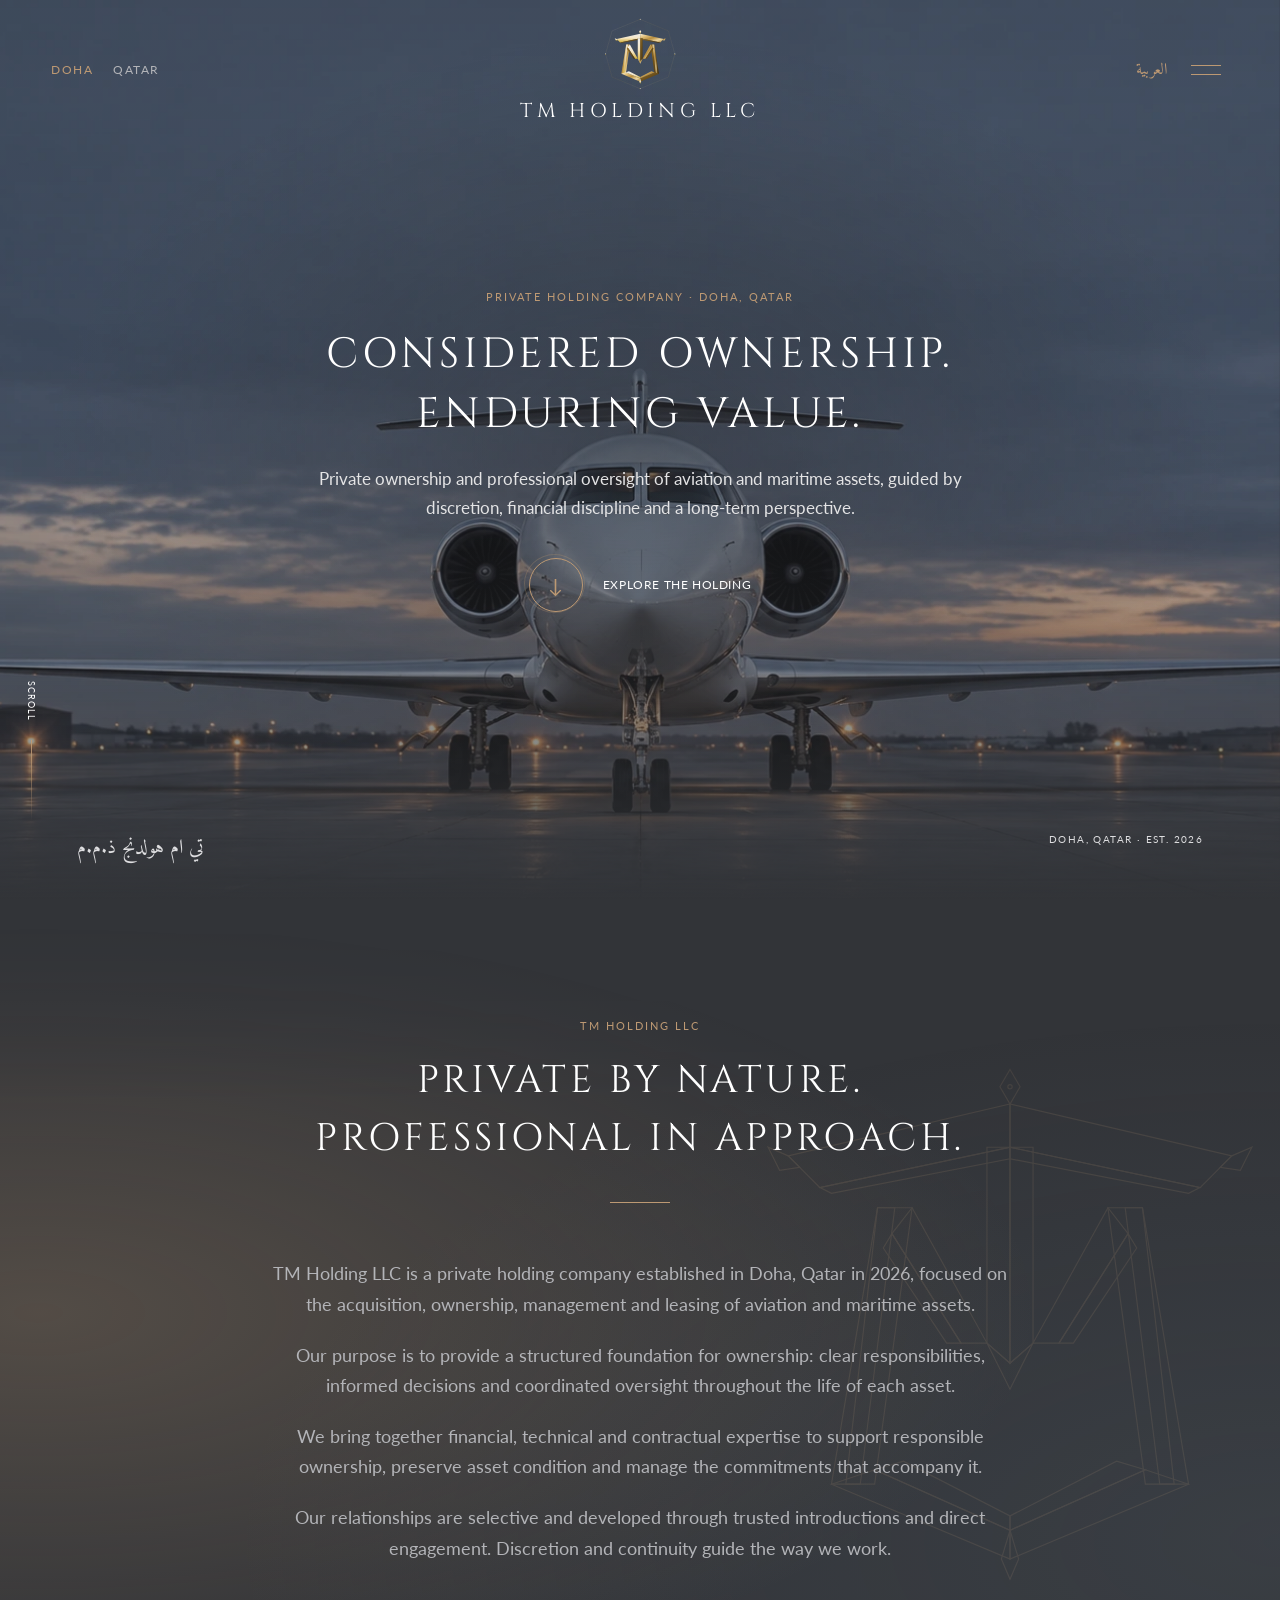
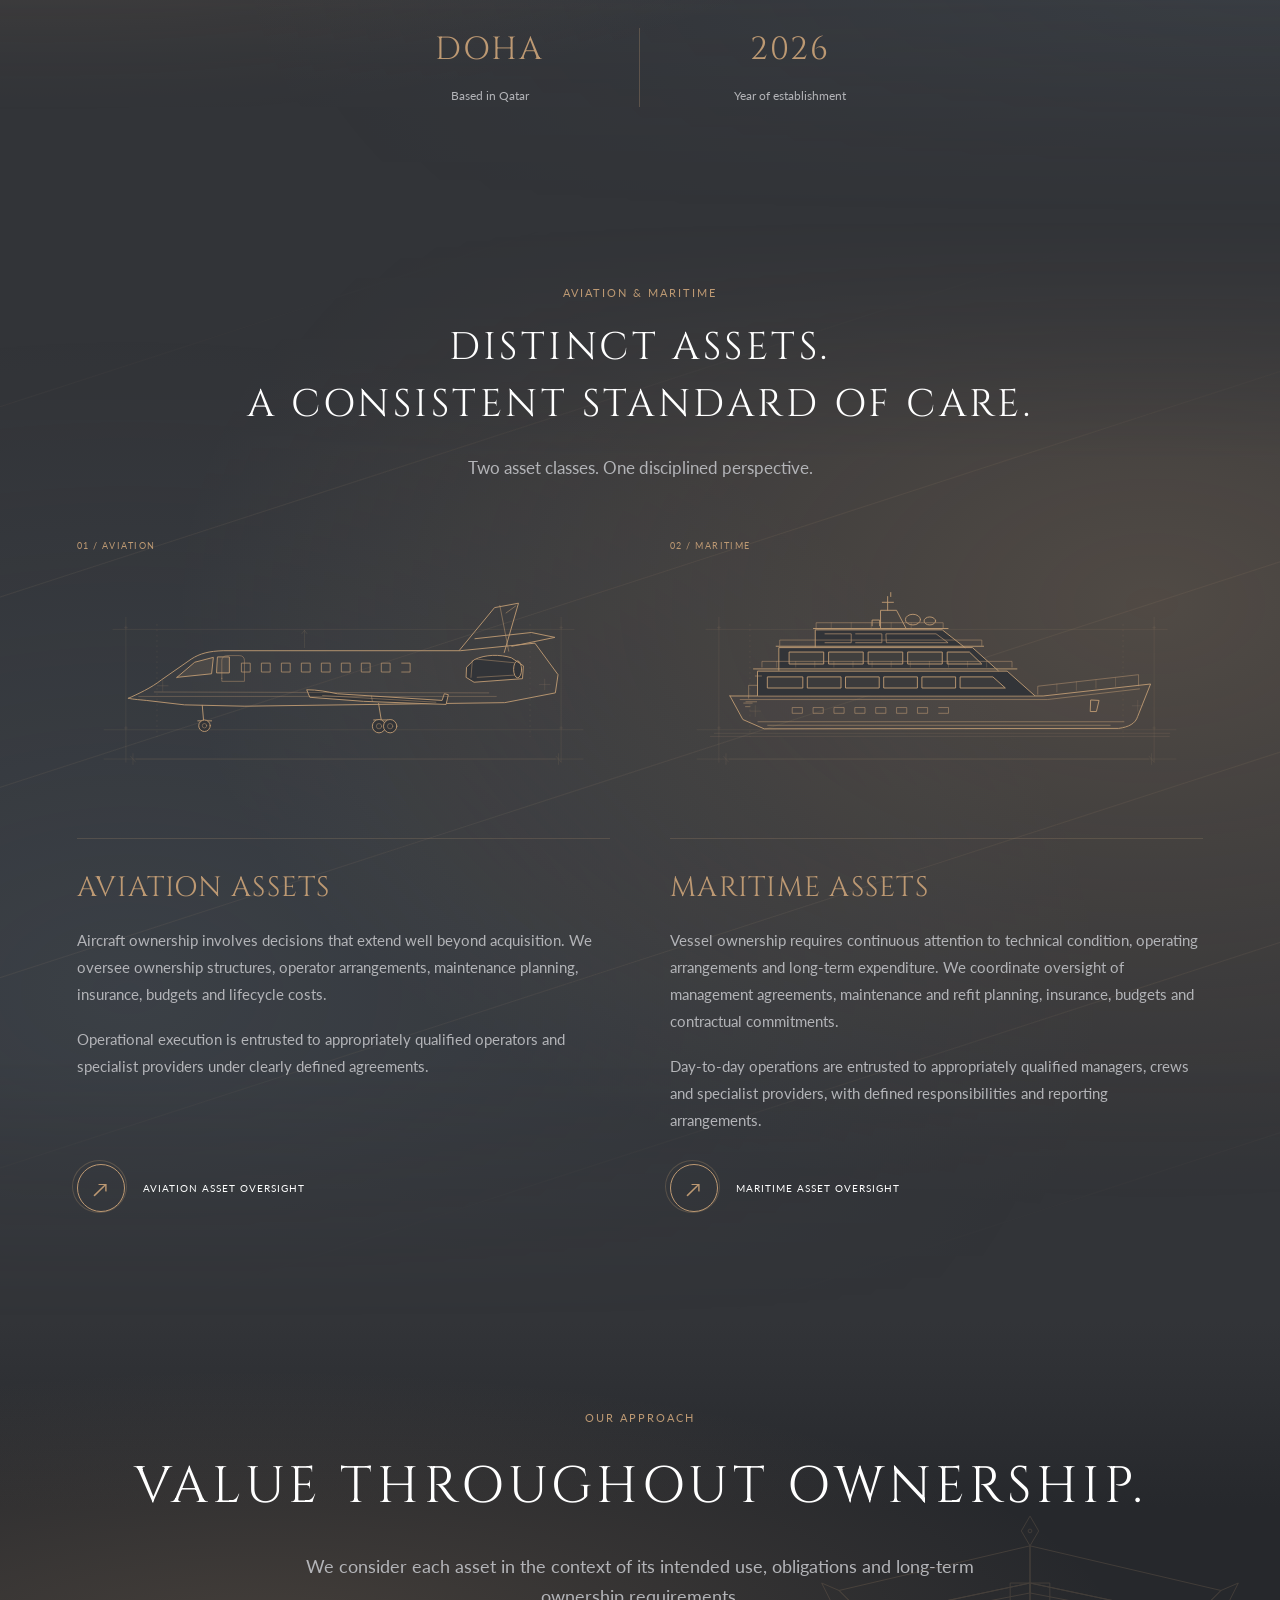
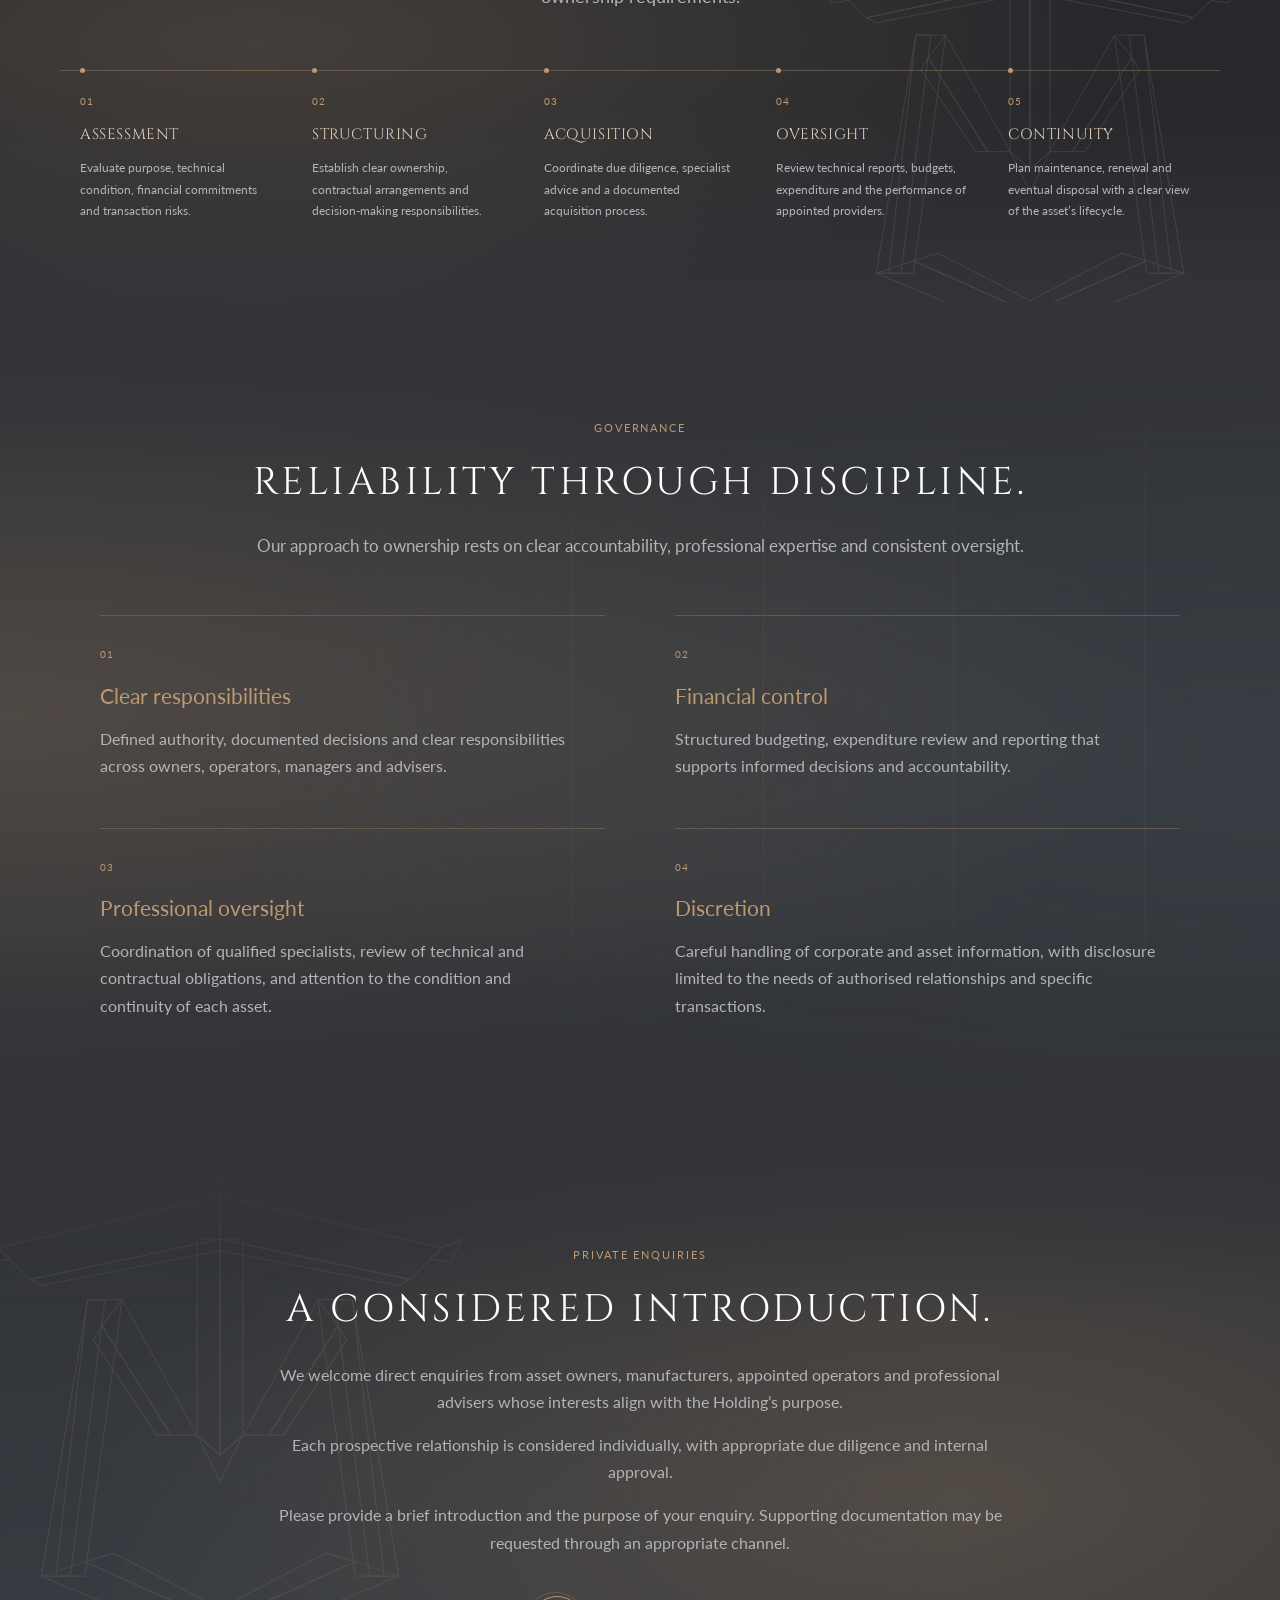
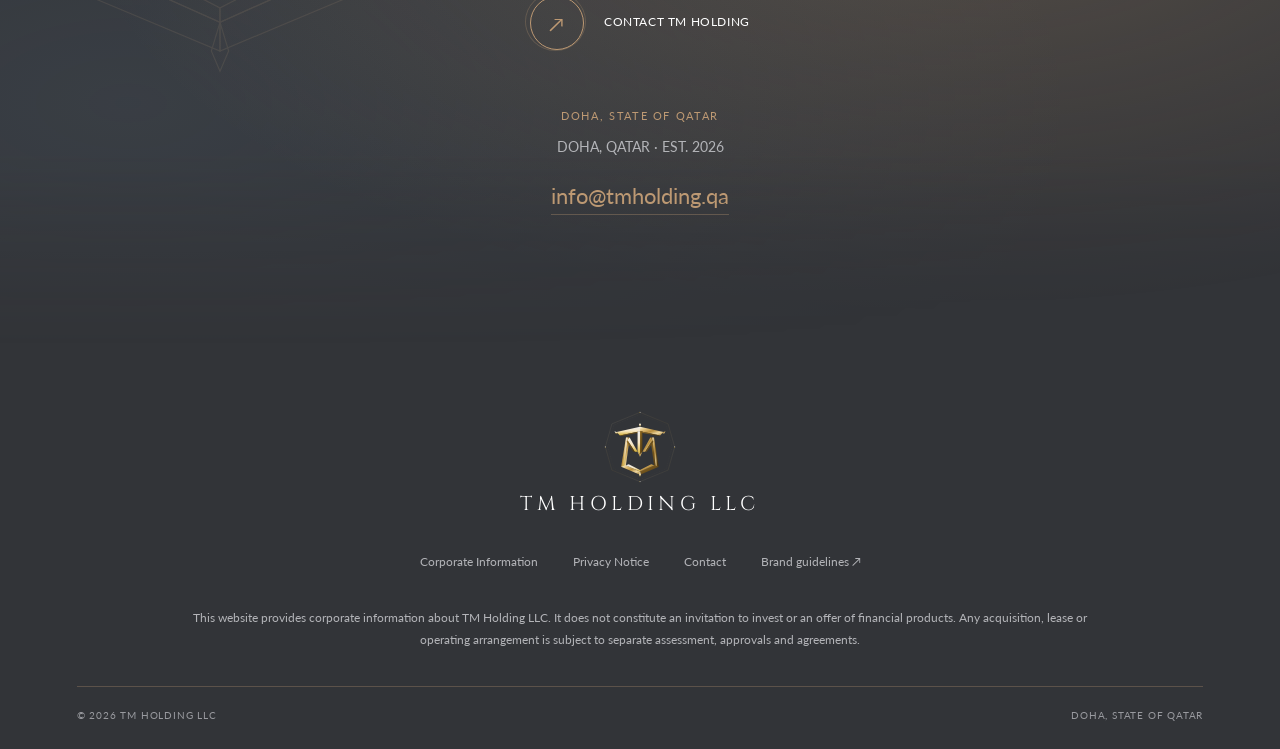
<file: index.html>
<!doctype html>
<html lang="en" dir="ltr"><head><meta charset="utf-8"><meta name="viewport" content="width=device-width,initial-scale=1"><title>TM Holding LLC — Aviation & Maritime</title><meta name="description" content="A private holding company established in Doha, Qatar in 2026. Ownership, management, leasing and professional oversight of aviation and maritime assets."><meta name="theme-color" content="#323438"><meta property="og:title" content="TM Holding LLC — Aviation & Maritime"><meta property="og:description" content="A private holding company established in Doha, Qatar in 2026. Ownership, management, leasing and professional oversight of aviation and maritime assets."><meta property="og:locale" content="en_QA"><meta property="og:image" content="https://chypulis.top/TMHoldingLLC/assets/images/aviation-hero.webp"><link rel="alternate" hreflang="en" href="https://chypulis.top/TMHoldingLLC/"><link rel="alternate" hreflang="ar" href="https://chypulis.top/TMHoldingLLC/ar.html"><link rel="alternate" hreflang="x-default" href="https://chypulis.top/TMHoldingLLC/"><link rel="icon" href="assets/icons/favicon.ico?v=20261009-19" sizes="any"><link rel="icon" type="image/png" sizes="32x32" href="assets/icons/favicon-32.png?v=20261009-19"><link rel="icon" type="image/png" sizes="16x16" href="assets/icons/favicon-16.png?v=20261009-19"><link rel="icon" type="image/svg+xml" sizes="any" href="assets/brand/favicon.svg?v=20261009-19"><link rel="apple-touch-icon" sizes="180x180" href="assets/icons/apple-touch-icon.png?v=20261009-19"><link rel="mask-icon" href="assets/icons/safari-pinned-tab.svg?v=20261009-19" color="#BD9973"><link rel="manifest" href="assets/site.json?v=20261009-19"><meta name="apple-mobile-web-app-title" content="TM Holding"><meta name="apple-mobile-web-app-capable" content="yes"><link rel="stylesheet" href="assets/css/fonts.css?v=20261009-17"><link rel="stylesheet" href="assets/css/style.css?v=20261009-17"></head>
<body><a href="#main" class="skip-link">Skip to content</a>
<header class="header"><a class="location" href="#company">DOHA <span>QATAR</span></a><a class="brand" href="index.html" aria-label="TM Holding LLC home"><img src="assets/brand/tm-mark.svg?v=20261009-17" alt="" width="64" height="55"><span>TM HOLDING LLC</span></a><div class="header-tools"><a class="language-switch" href="ar.html" lang="ar" dir="rtl" aria-label="التبديل إلى العربية">العربية</a><button class="menu-toggle" aria-label="Open navigation" aria-expanded="false" aria-controls="navigation"><i></i><i></i></button></div></header>
<nav id="navigation" aria-label="Main navigation" hidden><button class="menu-close" aria-label="Close navigation">×</button><span class="eyebrow">NAVIGATION</span><a href="#company">The Holding</a><a href="#focus">Aviation & Maritime</a><a href="#approach">Our Approach</a><a href="#governance">Governance</a><a href="#contact">Private Enquiries</a><a class="language-switch" href="ar.html" lang="ar" dir="rtl" aria-label="التبديل إلى العربية">العربية</a><span class="nav-bottom">DOHA, QATAR · EST. 2026</span></nav>
<main id="main"><section class="hero"><img class="hero-photo" src="assets/images/aviation-hero.webp" alt="Illustrative head-on view of a business jet on an airport apron" fetchpriority="high"><div class="hero-shade"></div><div class="hero-copy"><p class="eyebrow intro-reveal">PRIVATE HOLDING COMPANY · DOHA, QATAR</p><h1 class="intro-reveal">Considered ownership.<br>Enduring value.</h1><p class="hero-description intro-reveal">Private ownership and professional oversight of aviation and maritime assets, guided by discretion, financial discipline and a long-term perspective.</p><a class="circle-link intro-reveal" href="#company"><span class="ring">↓</span><span>EXPLORE THE HOLDING</span></a></div><div class="hero-bottom"><span lang="ar" dir="rtl">تي ام هولدنج ذ.م.م</span><span>DOHA, QATAR · EST. 2026</span></div><a class="scroll-cue" href="#company">SCROLL<span></span></a></section>
<section class="intro section" id="company"><div class="ambient ambient-identity" aria-hidden="true"></div><div class="section-top reveal"><span class="eyebrow">TM HOLDING LLC</span><h2>Private by nature.<br>Professional in approach.</h2><span class="ornament"></span></div><div class="intro-prose reveal"><p>TM Holding LLC is a private holding company established in Doha, Qatar in 2026, focused on the acquisition, ownership, management and leasing of aviation and maritime assets.</p><p>Our purpose is to provide a structured foundation for ownership: clear responsibilities, informed decisions and coordinated oversight throughout the life of each asset.</p><p>We bring together financial, technical and contractual expertise to support responsible ownership, preserve asset condition and manage the commitments that accompany it.</p><p>Our relationships are selective and developed through trusted introductions and direct engagement. Discretion and continuity guide the way we work.</p></div><div class="facts reveal"><div><strong>DOHA</strong><span>Based in Qatar</span></div><div><strong>2026</strong><span>Year of establishment</span></div></div></section>
<section class="focus section" id="focus"><div class="ambient ambient-horizon" aria-hidden="true"></div><div class="section-top reveal"><span class="eyebrow">AVIATION & MARITIME</span><h2>Distinct assets.<br>A consistent standard of care.</h2><p>Two asset classes. One disciplined perspective.</p></div><div class="asset-grid"><article class="asset asset-feature"><div class="asset-image"><img src="assets/illustrations/aviation-profile.svg?v=20261009-17" alt="Illustrative business jet profile drawn in fine bronze lines" loading="lazy"><span>01 / AVIATION</span></div><div class="asset-copy"><h3>Aviation assets</h3><p>Aircraft ownership involves decisions that extend well beyond acquisition. We oversee ownership structures, operator arrangements, maintenance planning, insurance, budgets and lifecycle costs.</p><p>Operational execution is entrusted to appropriately qualified operators and specialist providers under clearly defined agreements.</p><button class="circle-link" data-asset="aviation"><span class="ring">↗</span><span>AVIATION ASSET OVERSIGHT</span></button></div></article><article class="asset asset-feature"><div class="asset-image"><img src="assets/illustrations/maritime-profile.svg?v=20261009-17" alt="Illustrative motor yacht profile drawn in fine bronze lines" loading="lazy"><span>02 / MARITIME</span></div><div class="asset-copy"><h3>Maritime assets</h3><p>Vessel ownership requires continuous attention to technical condition, operating arrangements and long-term expenditure. We coordinate oversight of management agreements, maintenance and refit planning, insurance, budgets and contractual commitments.</p><p>Day-to-day operations are entrusted to appropriately qualified managers, crews and specialist providers, with defined responsibilities and reporting arrangements.</p><button class="circle-link" data-asset="maritime"><span class="ring">↗</span><span>MARITIME ASSET OVERSIGHT</span></button></div></article></div></section>
<section class="statement" id="approach"><div class="statement-inner reveal"><span class="eyebrow">OUR APPROACH</span><h2>Value throughout ownership.</h2><p class="approach-description">We consider each asset in the context of its intended use, obligations and long-term ownership requirements.</p><ol class="lifecycle" aria-label="Our approach to the asset lifecycle"><li><span class="lifecycle-number" dir="ltr">01</span><h3>Assessment</h3><p>Evaluate purpose, technical condition, financial commitments and transaction risks.</p></li><li><span class="lifecycle-number" dir="ltr">02</span><h3>Structuring</h3><p>Establish clear ownership, contractual arrangements and decision-making responsibilities.</p></li><li><span class="lifecycle-number" dir="ltr">03</span><h3>Acquisition</h3><p>Coordinate due diligence, specialist advice and a documented acquisition process.</p></li><li><span class="lifecycle-number" dir="ltr">04</span><h3>Oversight</h3><p>Review technical reports, budgets, expenditure and the performance of appointed providers.</p></li><li><span class="lifecycle-number" dir="ltr">05</span><h3>Continuity</h3><p>Plan maintenance, renewal and eventual disposal with a clear view of the asset’s lifecycle.</p></li></ol></div><img class="statement-watermark" src="assets/brand/tm-contour.svg?v=20261009-17" alt="" aria-hidden="true"></section>
<section class="governance section" id="governance"><div class="ambient ambient-architecture" aria-hidden="true"></div><div class="section-top reveal"><span class="eyebrow">GOVERNANCE</span><h2>Reliability through discipline.</h2><p>Our approach to ownership rests on clear accountability, professional expertise and consistent oversight.</p></div><div class="governance-principles reveal"><article><span class="governance-number" dir="ltr">01</span><h3>Clear responsibilities</h3><p>Defined authority, documented decisions and clear responsibilities across owners, operators, managers and advisers.</p></article><article><span class="governance-number" dir="ltr">02</span><h3>Financial control</h3><p>Structured budgeting, expenditure review and reporting that supports informed decisions and accountability.</p></article><article><span class="governance-number" dir="ltr">03</span><h3>Professional oversight</h3><p>Coordination of qualified specialists, review of technical and contractual obligations, and attention to the condition and continuity of each asset.</p></article><article><span class="governance-number" dir="ltr">04</span><h3>Discretion</h3><p>Careful handling of corporate and asset information, with disclosure limited to the needs of authorised relationships and specific transactions.</p></article></div></section>
<section class="contact section" id="contact"><div class="ambient ambient-identity" aria-hidden="true"></div><div class="section-top reveal"><span class="eyebrow">PRIVATE ENQUIRIES</span><h2>A considered introduction.</h2><div class="contact-introduction"><p>We welcome direct enquiries from asset owners, manufacturers, appointed operators and professional advisers whose interests align with the Holding’s purpose.</p><p>Each prospective relationship is considered individually, with appropriate due diligence and internal approval.</p><p>Please provide a brief introduction and the purpose of your enquiry. Supporting documentation may be requested through an appropriate channel.</p></div><button class="circle-link" data-open-contact><span class="ring">↗</span><span>CONTACT TM HOLDING</span></button></div><div class="contact-location reveal"><span>DOHA, STATE OF QATAR</span><p>DOHA, QATAR · EST. 2026</p><a class="contact-email" href="mailto:info@tmholding.qa" dir="ltr">info@tmholding.qa</a></div></section></main>
<footer><a class="brand" href="index.html"><img src="assets/brand/tm-mark.svg?v=20261009-17" width="64" height="55" alt=""><span>TM HOLDING LLC</span></a><div class="footer-links"><a href="#company">Corporate Information</a><button data-open-privacy>Privacy Notice</button><button data-open-contact>Contact</button><a href="brandbook/">Brand guidelines ↗</a></div><p class="corporate-notice">This website provides corporate information about TM Holding LLC. It does not constitute an invitation to invest or an offer of financial products. Any acquisition, lease or operating arrangement is subject to separate assessment, approvals and agreements.</p><div class="footer-bottom"><span>© 2026 TM HOLDING LLC</span><span>DOHA, STATE OF QATAR</span></div></footer>
<dialog id="contact-dialog"><button class="dialog-close" aria-label="Close enquiry dialog">×</button><span class="eyebrow">PRIVATE ENQUIRIES</span><h2>Private Enquiry</h2><p class="dialog-note">This form prepares a draft in your email application addressed to <a href="mailto:info@tmholding.qa">info@tmholding.qa</a>. It does not send or store messages on this website.</p><form id="enquiry-form"><label>Full name<input name="name" autocomplete="name" required maxlength="150"></label><label>Business email<input name="email" type="email" autocomplete="email" dir="ltr" required maxlength="180"></label><label>Organisation / Family office <span class="optional">(Optional)</span><input name="organisation" autocomplete="organization" maxlength="180"></label><label>Purpose of enquiry<input name="purpose" required maxlength="180"></label><label>Message<textarea name="message" rows="3" required maxlength="3000"></textarea></label><p class="form-hint">Please do not include identification documents, banking details or sensitive financial information in your initial enquiry.</p><button class="solid-button" type="submit">OPEN EMAIL DRAFT ↗</button><p id="draft-status" role="status"></p></form></dialog>
<dialog id="asset-dialog"><button class="dialog-close" aria-label="Close asset information">×</button><span class="eyebrow">ASSET OVERSIGHT</span><h2 id="asset-title"></h2><div id="asset-content"></div></dialog>
<dialog id="privacy-dialog"><button class="dialog-close" aria-label="Close privacy notice">×</button><h2>Privacy Notice</h2><div class="privacy-copy"><p>The enquiry form prepares a draft in your own email application. Entered information is not submitted to or stored by this website. Sending the draft is a separate action in your email application.</p><p>If you email info@tmholding.qa, the Holding will use the information you provide to review and respond to your enquiry and, where relevant, assess a prospective relationship. Email processing is also subject to your email provider’s policies.</p><p>Please keep initial enquiries limited to business contact information and the purpose of your enquiry. Do not include identification documents, banking details or sensitive financial information.</p><p>The hosting provider may record standard access logs for website operation and security. For questions about your enquiry or personal information, contact info@tmholding.qa.</p></div></dialog><script src="assets/js/app.js?v=20261009-18"></script></body></html>
</file>
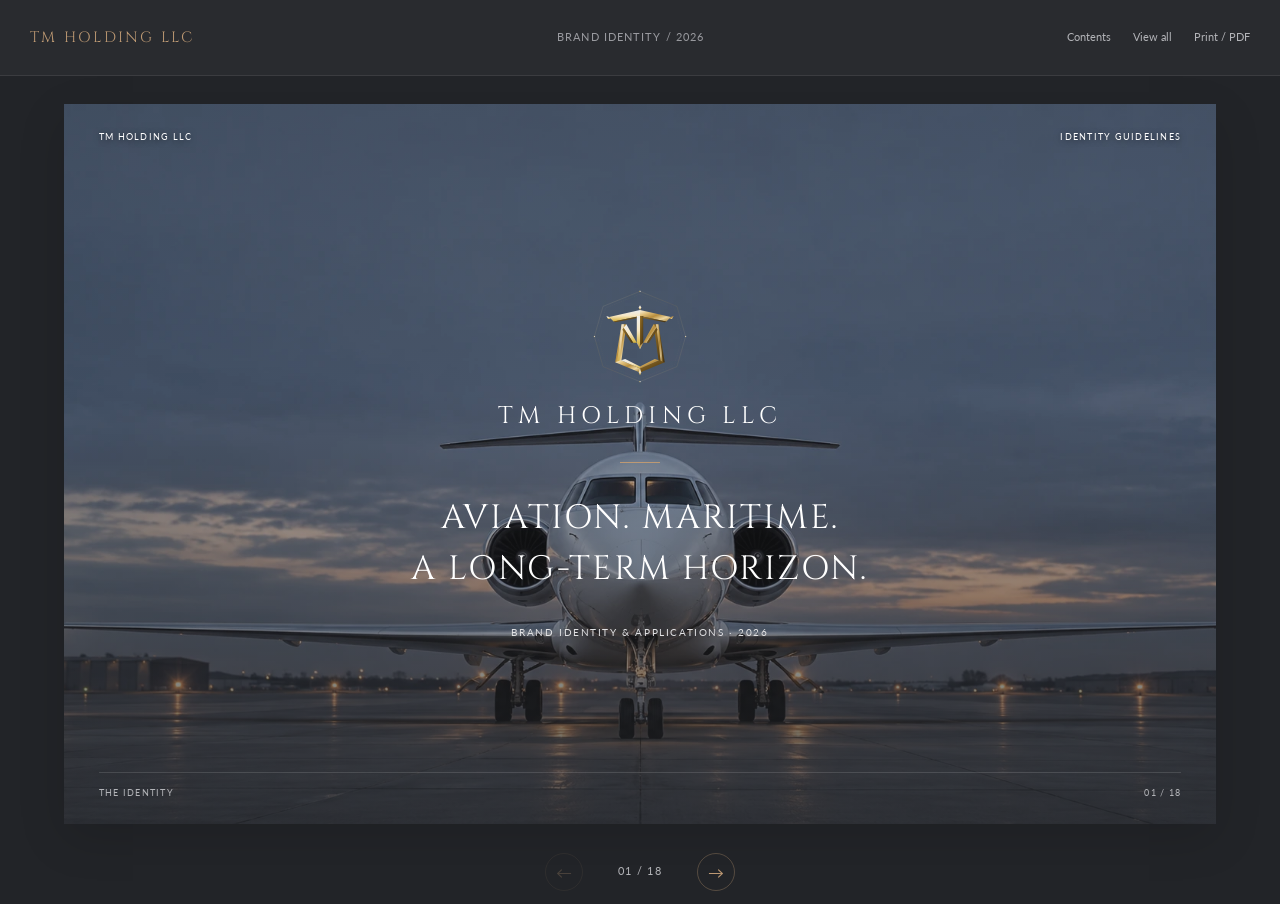
<file: brandbook/index.html>
<!doctype html><html lang="en"><head><meta charset="utf-8"><meta name="viewport" content="width=device-width,initial-scale=1"><title>TM Holding LLC — Brand Identity</title><meta name="theme-color" content="#323438"><link rel="icon" href="../assets/icons/favicon.ico?v=20261009-19" sizes="any"><link rel="icon" type="image/png" sizes="32x32" href="../assets/icons/favicon-32.png?v=20261009-19"><link rel="icon" type="image/png" sizes="16x16" href="../assets/icons/favicon-16.png?v=20261009-19"><link rel="icon" type="image/svg+xml" sizes="any" href="../assets/brand/favicon.svg?v=20261009-19"><link rel="apple-touch-icon" sizes="180x180" href="../assets/icons/apple-touch-icon.png?v=20261009-19"><link rel="mask-icon" href="../assets/icons/safari-pinned-tab.svg?v=20261009-19" color="#BD9973"><link rel="manifest" href="../assets/site.json?v=20261009-19"><meta name="apple-mobile-web-app-title" content="TM Holding"><meta name="apple-mobile-web-app-capable" content="yes"><link rel="stylesheet" href="../assets/css/fonts.css?v=20261008-10"><link rel="stylesheet" href="../assets/css/style.css?v=20261008-10"><link rel="stylesheet" href="brandbook.css?v=20261008-10"></head><body class="book"><header class="book-toolbar"><a href="../">TM HOLDING LLC</a><span>BRAND IDENTITY / 2026</span><div><button id="contents" aria-expanded="false" aria-controls="book-index">Contents</button><button id="all" aria-pressed="false">View all</button><button id="print">Print / PDF</button></div></header><nav id="book-index" aria-label="Brandbook contents" hidden><a data-goto href="#page-1"><span>01</span>The identity</a><a data-goto href="#page-2"><span>02</span>Brand foundation</a><a data-goto href="#page-3"><span>03</span>Primary signature</a><a data-goto href="#page-4"><span>04</span>Logo architecture</a><a data-goto href="#page-5"><span>05</span>Signature configurations</a><a data-goto href="#page-6"><span>06</span>Clear space & size</a><a data-goto href="#page-7"><span>07</span>Colour palette</a><a data-goto href="#page-8"><span>08</span>Typography</a><a data-goto href="#page-9"><span>09</span>Logo on backgrounds</a><a data-goto href="#page-10"><span>10</span>Incorrect use</a><a data-goto href="#page-11"><span>11</span>Photography direction</a><a data-goto href="#page-12"><span>12</span>Business cards</a><a data-goto href="#page-13"><span>13</span>Corporate correspondence</a><a data-goto href="#page-14"><span>14</span>Aviation livery</a><a data-goto href="#page-15"><span>15</span>Maritime signature</a><a data-goto href="#page-16"><span>16</span>Digital prototypes</a><a data-goto href="#page-17"><span>17</span>Motion & interaction</a><a data-goto href="#page-18"><span>18</span>Implementation & assets</a></nav><main class="book-canvas"><section class="slide cover" id="page-1" aria-label="1. The identity"><div class="page-top"><span>TM HOLDING LLC</span><span>IDENTITY GUIDELINES</span></div><img class="full-photo" src="../assets/images/aviation-hero.webp?v=20261008-10" alt="Concept aviation photograph" loading="lazy"><div class="photo-shade"></div><div class="cover-center"><div class="lockup"><img class="" src="../assets/brand/tm-mark.svg?v=20261008-10" alt="TM monogram" loading="lazy"><span>TM HOLDING LLC</span></div><span class="cover-rule"></span><h1>Aviation. Maritime.<br>A long-term horizon.</h1><p>BRAND IDENTITY & APPLICATIONS · 2026</p></div><div class="page-footer"><span>THE IDENTITY</span><span>01 / 18</span></div></section><section class="slide " id="page-2" aria-label="2. Brand foundation"><div class="page-top"><span>TM HOLDING LLC</span><span>IDENTITY GUIDELINES</span></div><div class="page-heading"><span class="eyebrow">01 / FOUNDATION</span><h2>A clear perspective</h2></div><div class="foundation-grid"><div class="large-words">Purpose.<br>Precision.<br>Continuity.</div><div class="body-copy"><p>A private Qatar Financial Centre holding company focused on civil aviation and maritime assets.</p><p>Our identity reflects a measured approach to acquisition, ownership, management and leasing. It is calm, deliberate and precise.</p><div class="mini-facts"><span>DOHA, QATAR</span><span>PRIVATE HOLDING</span><span>EST. 2026</span></div></div></div><div class="page-footer"><span>BRAND FOUNDATION</span><span>02 / 18</span></div></section><section class="slide " id="page-3" aria-label="3. Primary signature"><div class="page-top"><span>TM HOLDING LLC</span><span>IDENTITY GUIDELINES</span></div><div class="page-heading"><span class="eyebrow">02 / SIGNATURE</span><h2>The primary identity</h2></div><div class="signature-stage"><div class="lockup"><img class="" src="../assets/brand/tm-mark.svg?v=20261008-10" alt="TM monogram" loading="lazy"><span>TM HOLDING LLC</span></div><span class="arabic" lang="ar" dir="rtl">تي ام هولدنج ذ.م.م</span></div><div class="note-row"><p>The original interlocking TM combines an aircraft wing, a stabilising pillar and a maritime keel. The wordmark carries the legal entity name.</p><p>Use supplied outlined SVG artwork. The Arabic legal name is a separate text line, never a decorative imitation.</p></div><div class="page-footer"><span>PRIMARY SIGNATURE</span><span>03 / 18</span></div></section><section class="slide " id="page-4" aria-label="4. Logo architecture"><div class="page-top"><span>TM HOLDING LLC</span><span>IDENTITY GUIDELINES</span></div><div class="page-heading"><span class="eyebrow">03 / CONSTRUCTION</span><h2>Wing. Pillar. Keel.</h2></div><div class="architecture"><div class="construction-mark"><img class="" src="../assets/brand/tm-mark.svg?v=20261008-10" alt="TM monogram" loading="lazy"><span class="baseline"></span><span class="capline"></span><span class="measure-label">ORIGINAL GEOMETRY / 500 × 500</span></div><div class="body-copy"><h3>The swept wing / aviation</h3><p>The upper bar of T evokes aerodynamic efficiency and a long-range perspective.</p><h3>The vertical pillar / stability</h3><p>The central spine connects T and M, expressing continuity and investment resilience.</p><h3>The prow & keel / maritime</h3><p>The lower chevron anchors the mark in civil maritime ownership. Preserve its facets, proportions and framing.</p></div></div><div class="page-footer"><span>LOGO ARCHITECTURE</span><span>04 / 18</span></div></section><section class="slide " id="page-5" aria-label="5. Signature configurations"><div class="page-top"><span>TM HOLDING LLC</span><span>IDENTITY GUIDELINES</span></div><div class="page-heading"><span class="eyebrow">04 / CONFIGURATIONS</span><h2>One identity. Three formats.</h2></div><div class="configurations"><div><img class="solo" src="../assets/brand/tm-mark-core.svg?v=20261008-10" alt="TM monogram" loading="lazy"><span>MONOGRAM</span><p>Compact applications · 32 px minimum</p></div><div><img class="vertical" src="../assets/brand/tm-logo-vertical.svg?v=20261008-10" alt="Vertical identity" loading="lazy"><span>VERTICAL SIGNATURE</span><p>Primary centred composition</p></div><div><img class="horizontal" src="../assets/brand/tm-logo-horizontal.svg?v=20261008-10" alt="Horizontal identity" loading="lazy"><span>HORIZONTAL SIGNATURE</span><p>Documents · narrow spaces</p></div></div><div class="page-footer"><span>SIGNATURE CONFIGURATIONS</span><span>05 / 18</span></div></section><section class="slide " id="page-6" aria-label="6. Clear space & size"><div class="page-top"><span>TM HOLDING LLC</span><span>IDENTITY GUIDELINES</span></div><div class="page-heading"><span class="eyebrow">05 / SPACING</span><h2>Room to breathe</h2></div><div class="spacing-grid"><div class="clearspace"><span class="x-label">X = KEYSTONE HEIGHT</span><img class="" src="../assets/brand/tm-mark.svg?v=20261008-10" alt="TM monogram" loading="lazy"><span class="x-bottom">MINIMUM CLEAR SPACE · 1.5X ON EVERY SIDE</span></div><div class="body-copy"><h3>Protected space</h3><p>X is the height of the central keystone (32 units in the master). Keep at least 1.5X (48 units) clear on every side.</p><h3>Minimum reproduction</h3><p>Framed mark: 64 px screen / 18 mm print.<br>Core mark: 32 px / 10 mm.<br>Vertical signature: 180 px / 45 mm.<br>Horizontal signature: 280 px / 65 mm.</p><p class="technical">CHECK LEGIBILITY AT FINAL OUTPUT SIZE</p></div></div><div class="page-footer"><span>CLEAR SPACE & SIZE</span><span>06 / 18</span></div></section><section class="slide " id="page-7" aria-label="7. Colour palette"><div class="page-top"><span>TM HOLDING LLC</span><span>IDENTITY GUIDELINES</span></div><div class="page-heading"><span class="eyebrow">06 / COLOUR</span><h2>Graphite & bronze</h2></div><div class="palette"><div style="background:#323438"><strong>GRAPHITE</strong><p>HEX #323438<br>RGB 50 / 52 / 56<br>CMYK ≈ 11 / 7 / 0 / 78</p><span>PRIMARY BACKGROUND</span></div><div style="background:#BD9973;color:#26282c"><strong>BRONZE</strong><p>HEX #BD9973<br>RGB 189 / 153 / 115<br>CMYK ≈ 0 / 19 / 39 / 26</p><span>IDENTITY & ACCENTS</span></div><div style="background:#fff;color:#323438"><strong>WHITE</strong><p>HEX #FFFFFF<br>RGB 255 / 255 / 255<br>CMYK 0 / 0 / 0 / 0</p><span>HEADINGS & DOCUMENTS</span></div><div style="background:#B3B4B8;color:#26282c"><strong>SILVER</strong><p>HEX #B3B4B8<br>RGB 179 / 180 / 184<br>CMYK ≈ 3 / 2 / 0 / 28</p><span>SECONDARY TEXT</span></div></div><p class="fine-note">The original faceted gold is reserved for the primary mark. Use the supplied flat bronze variant for one-colour reproduction. CMYK values are starting approximations; approve physical proofs. No Pantone equivalence is asserted.</p><div class="page-footer"><span>COLOUR PALETTE</span><span>07 / 18</span></div></section><section class="slide " id="page-8" aria-label="8. Typography"><div class="page-top"><span>TM HOLDING LLC</span><span>IDENTITY GUIDELINES</span></div><div class="page-heading"><span class="eyebrow">07 / TYPOGRAPHY</span><h2>Quiet authority</h2></div><div class="type-grid"><div class="type-specimen"><span class="eyebrow">DISPLAY / CINZEL REGULAR</span><div class="cinzel-spec">Aviation.<br>Maritime.</div><p>Uppercase headings · regular weight<br>Tracking 0.06–0.10 em · generous leading</p></div><div class="type-specimen"><span class="eyebrow">TEXT / LATO REGULAR</span><div class="lato-spec">The value of<br>a long-term view.</div><p>Body 16–18 px · line height 1.65–1.75<br>Sentence case · clear, restrained language</p><span class="arabic" lang="ar" dir="rtl">تي ام هولدنج ذ.م.م</span><p>ARABIC / AMIRI REGULAR</p></div></div><p class="fine-note">Cinzel and Lato are open-source alternatives within the Roman display / clean sans-serif tradition of the visual reference. Self-hosted under the included OFL licences.</p><div class="page-footer"><span>TYPOGRAPHY</span><span>08 / 18</span></div></section><section class="slide " id="page-9" aria-label="9. Logo on backgrounds"><div class="page-top"><span>TM HOLDING LLC</span><span>IDENTITY GUIDELINES</span></div><div class="page-heading"><span class="eyebrow">08 / CONTRAST</span><h2>Controlled contrast</h2></div><div class="contrast-grid"><div><img class="" src="../assets/brand/tm-mark.svg?v=20261008-10" alt="TM monogram" loading="lazy"><span>ORIGINAL GOLD ON GRAPHITE</span></div><div class="light-bg"><img class="" src="../assets/brand/tm-mark.svg?v=20261008-10" alt="TM monogram" loading="lazy"><span>ORIGINAL GOLD ON WHITE · LARGE MARK ONLY</span></div><div class="bronze-bg"><img class="" src="../assets/brand/tm-mark-white.svg?v=20261008-10" alt="White monogram" loading="lazy"><span>WHITE ON BRONZE · NON-TEXT USE</span></div><div class="photo-bg"><img class="sample-photo" src="../assets/images/aviation-hero.webp?v=20261008-10" alt="Photo background" loading="lazy"><img class="over-mark" src="../assets/brand/tm-mark-white.svg?v=20261008-10" alt="White monogram" loading="lazy"><span>WHITE ON DARKENED PHOTOGRAPHY</span></div></div><p class="fine-note">Use white or graphite for small readable text. Bronze is an accent; it is not a substitute for sufficient text contrast.</p><div class="page-footer"><span>LOGO ON BACKGROUNDS</span><span>09 / 18</span></div></section><section class="slide " id="page-10" aria-label="10. Incorrect use"><div class="page-top"><span>TM HOLDING LLC</span><span>IDENTITY GUIDELINES</span></div><div class="page-heading"><span class="eyebrow">09 / CONSISTENCY</span><h2>Protect the signature</h2></div><div class="misuse-grid"><div><img class="stretched" src="../assets/brand/tm-mark.svg?v=20261008-10" alt="TM monogram" loading="lazy"><span>01 / DO NOT STRETCH</span></div><div><img class="rotated" src="../assets/brand/tm-mark.svg?v=20261008-10" alt="TM monogram" loading="lazy"><span>02 / DO NOT ROTATE</span></div><div><img class="glowing" src="../assets/brand/tm-mark.svg?v=20261008-10" alt="TM monogram" loading="lazy"><span>03 / NO GLOWS OR EFFECTS</span></div><div><img class="faded" src="../assets/brand/tm-mark.svg?v=20261008-10" alt="TM monogram" loading="lazy"><span>04 / DO NOT REDUCE CONTRAST</span></div></div><p class="fine-note">Preserve the original faceted fills and octagonal frame. Do not add gradients, effects, extra framing or new symbols. Use the approved flat variant when a process cannot reproduce the facets.</p><div class="page-footer"><span>INCORRECT USE</span><span>10 / 18</span></div></section><section class="slide photo-slide" id="page-11" aria-label="11. Photography direction"><div class="page-top"><span>TM HOLDING LLC</span><span>IDENTITY GUIDELINES</span></div><img class="full-photo" src="../assets/images/aviation-hero.webp?v=20261008-10" alt="Aviation photography direction" loading="lazy"><div class="photo-shade"></div><div class="photo-copy"><span class="eyebrow">10 / PHOTOGRAPHY</span><h2>Subject. Space.<br>Natural light.</h2><p>One clear subject. Credible proportions. Calm surroundings.<br>Cool neutral grades and restrained highlights.</p><span class="photo-caption">CONCEPT IMAGERY · NO FLEET OWNERSHIP REPRESENTED</span></div><div class="page-footer"><span>PHOTOGRAPHY DIRECTION</span><span>11 / 18</span></div></section><section class="slide " id="page-12" aria-label="12. Business cards"><div class="page-top"><span>TM HOLDING LLC</span><span>IDENTITY GUIDELINES</span></div><div class="page-heading"><span class="eyebrow">11 / STATIONERY</span><h2>An understated introduction</h2></div><div class="card-stage"><div class="business-card card-back"><div class="lockup"><img class="" src="../assets/brand/tm-mark.svg?v=20261008-10" alt="TM monogram" loading="lazy"><span>TM HOLDING LLC</span></div></div><div class="business-card card-front"><div class="card-top"><img class="" src="../assets/brand/tm-mark.svg?v=20261008-10" alt="TM monogram" loading="lazy"><span>TM HOLDING LLC</span></div><strong>NAME SURNAME</strong><p>Corporate Representative</p><div class="card-contact">name@company-domain.qa<br>Doha, State of Qatar<br>Established in Qatar · 2026</div></div></div><div class="note-row"><p>85 × 55 mm · 3 mm bleed · 5 mm safe margin.</p><p>Graphite reverse, white front. Optional restrained bronze foil on the monogram. Contact details shown are layout placeholders.</p></div><div class="page-footer"><span>BUSINESS CARDS</span><span>12 / 18</span></div></section><section class="slide " id="page-13" aria-label="13. Corporate correspondence"><div class="page-top"><span>TM HOLDING LLC</span><span>IDENTITY GUIDELINES</span></div><div class="page-heading"><span class="eyebrow">12 / DOCUMENTS</span><h2>A precise first impression</h2></div><div class="stationery-stage"><div class="letterhead"><div class="letter-logo"><img class="" src="../assets/brand/tm-logo-horizontal.svg?v=20261008-10" alt="TM Holding letterhead" loading="lazy"></div><span class="letter-date">DOHA · [DATE]</span><h4>Corporate introduction</h4><p>Dear [Recipient],</p><p>TM Holding LLC is a Qatar Financial Centre company focused on the acquisition, ownership, management and leasing of civil aviation and maritime assets.</p><p>This correspondence accompanies transaction-specific documentation and relevant corporate records.</p><p>Yours sincerely,<br>[Authorised signatory]</p><div class="letter-foot">TM HOLDING LLC · DOHA, QATAR<br>Regus Business Centre, No. 67 · Doha, Qatar</div></div><div class="envelope"><div class="lockup"><img class="" src="../assets/brand/tm-mark.svg?v=20261008-10" alt="TM monogram" loading="lazy"><span>TM HOLDING LLC</span></div><span>PRIVATE CORRESPONDENCE</span></div></div><p class="fine-note">A4 / 210 × 297 mm · 22 mm margins. Template text only; each external letter requires authorised review.</p><div class="page-footer"><span>CORPORATE CORRESPONDENCE</span><span>13 / 18</span></div></section><section class="slide photo-slide" id="page-14" aria-label="14. Aviation livery"><div class="page-top"><span>TM HOLDING LLC</span><span>IDENTITY GUIDELINES</span></div><img class="full-photo" src="../assets/images/aircraft-mockup.webp?v=20261008-10" alt="Concept of TM identity on an aircraft tail" loading="lazy"><div class="photo-shade bottom-shade"></div><div class="photo-copy compact"><span class="eyebrow">13 / AVIATION APPLICATION</span><h2>A mark on the horizon</h2><p>Graphite tail. Bronze signature. One continuous accent line.</p><span class="photo-caption">CONCEPT MOCKUP · NOT AN OWNED AIRCRAFT · ENGINEERING & OEM APPROVAL REQUIRED</span></div><div class="page-footer"><span>AVIATION LIVERY</span><span>14 / 18</span></div></section><section class="slide photo-slide" id="page-15" aria-label="15. Maritime signature"><div class="page-top"><span>TM HOLDING LLC</span><span>IDENTITY GUIDELINES</span></div><img class="full-photo" src="../assets/images/yacht-mockup.webp?v=20261008-10" alt="Concept of TM identity on a yacht transom" loading="lazy"><div class="photo-shade bottom-shade"></div><div class="photo-copy compact"><span class="eyebrow">14 / MARITIME APPLICATION</span><h2>Made for the water</h2><p>Brushed bronze lettering on a dark transom. Restrained scale.</p><span class="photo-caption">CONCEPT MOCKUP · NOT AN OWNED VESSEL · MATERIAL & FIXING SPECIFICATIONS TO BE APPROVED</span></div><div class="page-footer"><span>MARITIME SIGNATURE</span><span>15 / 18</span></div></section><section class="slide " id="page-16" aria-label="16. Digital prototypes"><div class="page-top"><span>TM HOLDING LLC</span><span>IDENTITY GUIDELINES</span></div><div class="page-heading"><span class="eyebrow">15 / DIGITAL</span><h2>A coherent digital presence</h2></div><div class="device-stage"><div class="screen desktop-screen"><div class="screen-header"><span>DOHA</span><div class="lockup"><img class="" src="../assets/brand/tm-mark.svg?v=20261008-10" alt="TM monogram" loading="lazy"><span>TM HOLDING LLC</span></div><span>☰</span></div><div class="screen-hero"><img class="" src="../assets/images/aviation-hero.webp?v=20261008-10" alt="Aviation hero prototype" loading="lazy"><div class="screen-copy"><span>PRIVATE HOLDING COMPANY</span><h3>Aviation. Maritime.<br>A long-term horizon.</h3><p>Ownership, management and leasing.</p><i>↓</i></div></div><div class="screen-intro"><span>TM HOLDING LLC</span><h3>A considered approach<br>to ownership</h3><p>Established in Doha. A long-term perspective.</p></div></div><div class="screen mobile-screen"><div class="screen-header"><span>DOHA</span><div class="lockup"><img class="" src="../assets/brand/tm-mark.svg?v=20261008-10" alt="TM monogram" loading="lazy"><span>TM HOLDING LLC</span></div><span>☰</span></div><div class="screen-hero"><img class="" src="../assets/images/aviation-hero.webp?v=20261008-10" alt="Aviation hero prototype" loading="lazy"><div class="screen-copy"><span>PRIVATE HOLDING COMPANY</span><h3>Aviation. Maritime.<br>A long-term horizon.</h3><p>Ownership, management and leasing.</p><i>↓</i></div></div><div class="screen-intro"><span>TM HOLDING LLC</span><h3>A considered approach<br>to ownership</h3><p>Established in Doha. A long-term perspective.</p></div></div></div><p class="fine-note">Desktop and mobile composition prototypes. Centred signature, measured uppercase display, full-bleed photography and generous section spacing.</p><div class="page-footer"><span>DIGITAL PROTOTYPES</span><span>16 / 18</span></div></section><section class="slide " id="page-17" aria-label="17. Motion & interaction"><div class="page-top"><span>TM HOLDING LLC</span><span>IDENTITY GUIDELINES</span></div><div class="page-heading"><span class="eyebrow">16 / INTERACTION</span><h2>Movement with purpose</h2></div><div class="motion-grid"><div class="motion-demo"><span class="eyebrow">LIVE COMPONENT DEMO</span><h3>A long-term<br>horizon.</h3><button class="circle-link" id="replay-motion"><span class="ring">↗</span><span>REPLAY REVEAL</span></button></div><div class="body-copy"><h3>Section reveal</h3><p>Opacity 0 → 1 · vertical offset 28 → 0 px.<br>Duration 1,600 ms · cubic-bezier(.16,1,.3,1).</p><h3>Image & controls</h3><p>Image hover scale 1 → 1.035 over 1,400 ms.<br>Slow contour and light movement in backgrounds.<br>Respect reduced-motion preferences.</p><p class="technical">SUBTLE DEPTH · SLOW MOTION · CLEAR CONTENT</p></div></div><div class="page-footer"><span>MOTION & INTERACTION</span><span>17 / 18</span></div></section><section class="slide " id="page-18" aria-label="18. Implementation & assets"><div class="page-top"><span>TM HOLDING LLC</span><span>IDENTITY GUIDELINES</span></div><div class="page-heading"><span class="eyebrow">17 / DELIVERY</span><h2>One source of truth</h2></div><div class="delivery-grid"><div class="body-copy"><h3>Identity masters</h3><a href="../assets/brand/tm-mark.svg" download>Monogram SVG ↗</a><a href="../assets/brand/tm-logo-vertical.svg" download>Vertical signature SVG ↗</a><a href="../assets/brand/tm-logo-horizontal.svg" download>Horizontal signature SVG ↗</a><a href="../assets/brand/tm-mark-white.svg" download>White monogram SVG ↗</a><p>Original symbol geometry and outlined English wordmarks. Keep the supplied artwork, faceted gold or approved flat reproduction colours.</p></div><div class="body-copy"><h3>Before external use</h3><p>Keep corporate contact details current. Confirm current QFC registration and licensed activities. Obtain approval of transaction-specific end-use and corporate documents.</p><p>Mockups demonstrate identity applications. They do not establish asset ownership, orders, partnerships or regulatory certification.</p><a href="../">View the corporate website ↗</a></div></div><div class="page-footer"><span>IMPLEMENTATION & ASSETS</span><span>18 / 18</span></div></section></main><div class="book-controls"><button id="prev" aria-label="Previous page">←</button><span id="page-count">01 / 18</span><button id="next" aria-label="Next page">→</button></div><script src="brandbook.js?v=20261008-10"></script></body></html>
</file>
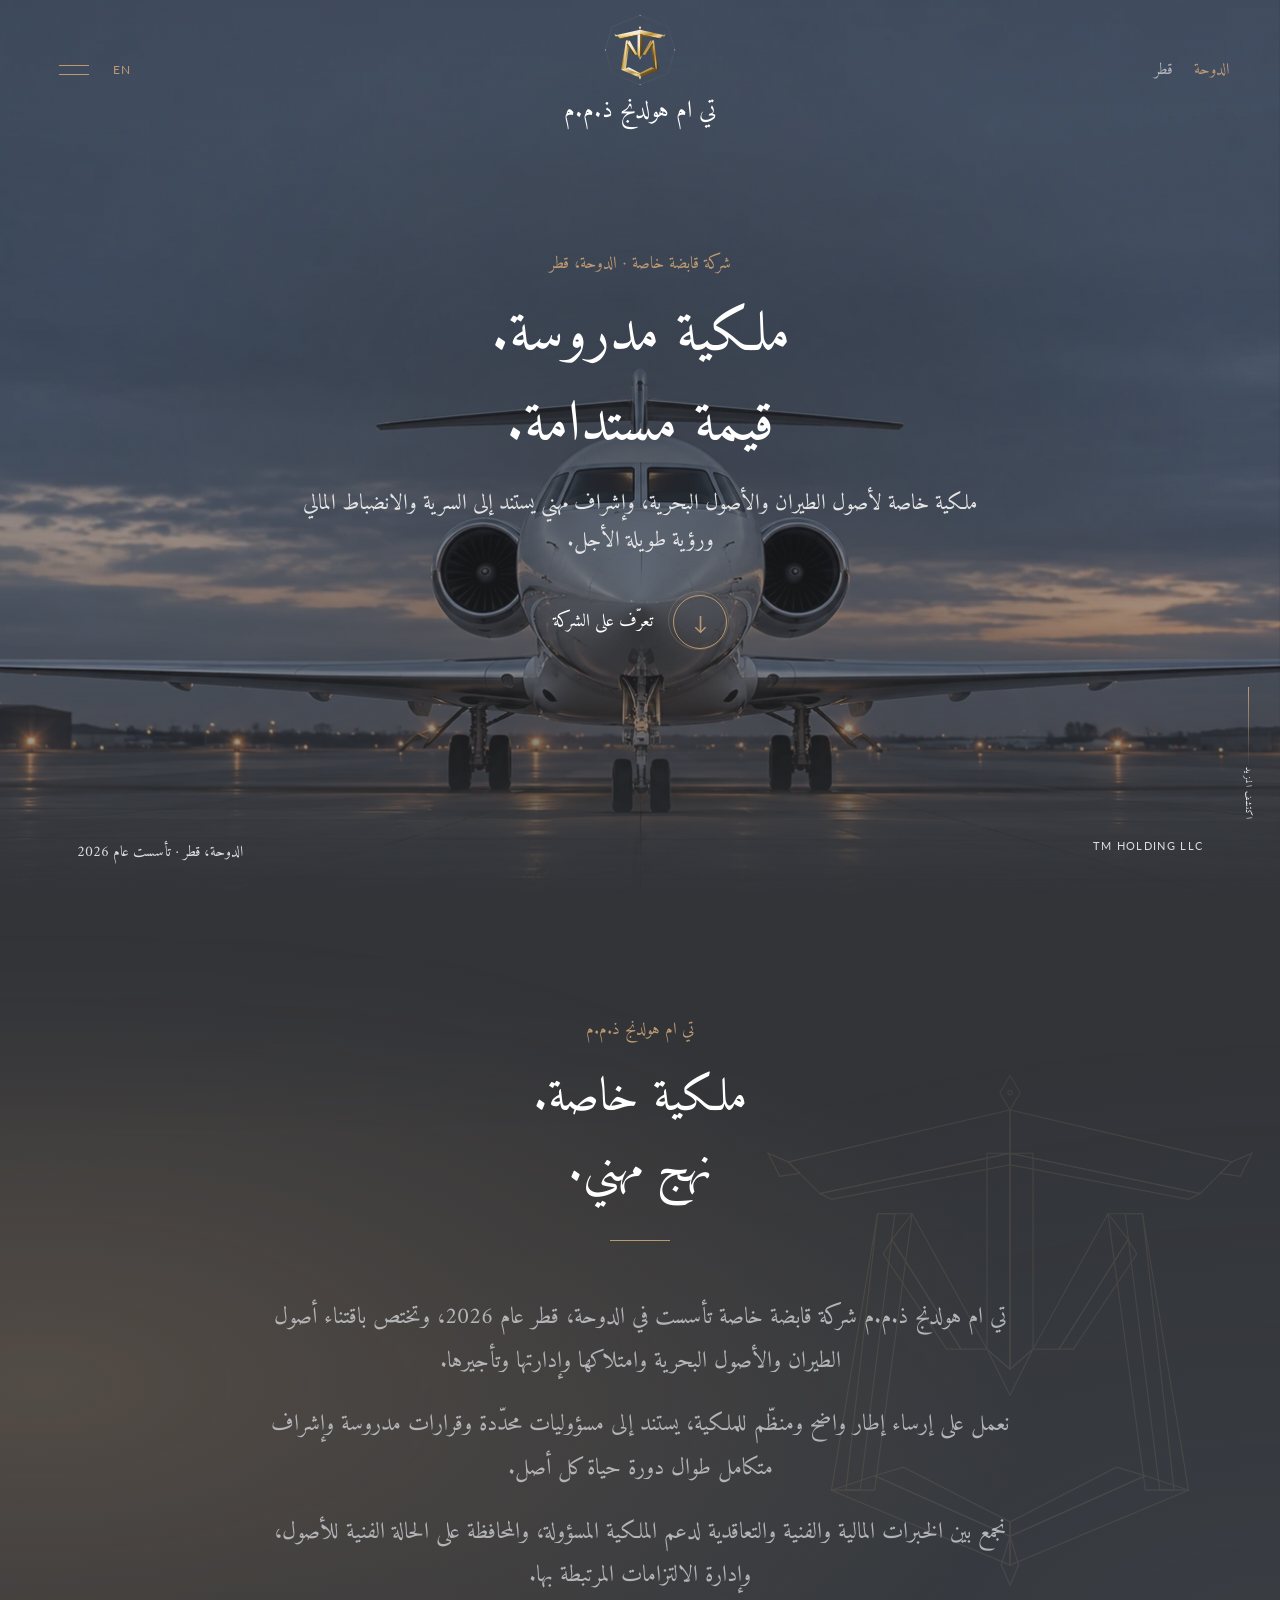
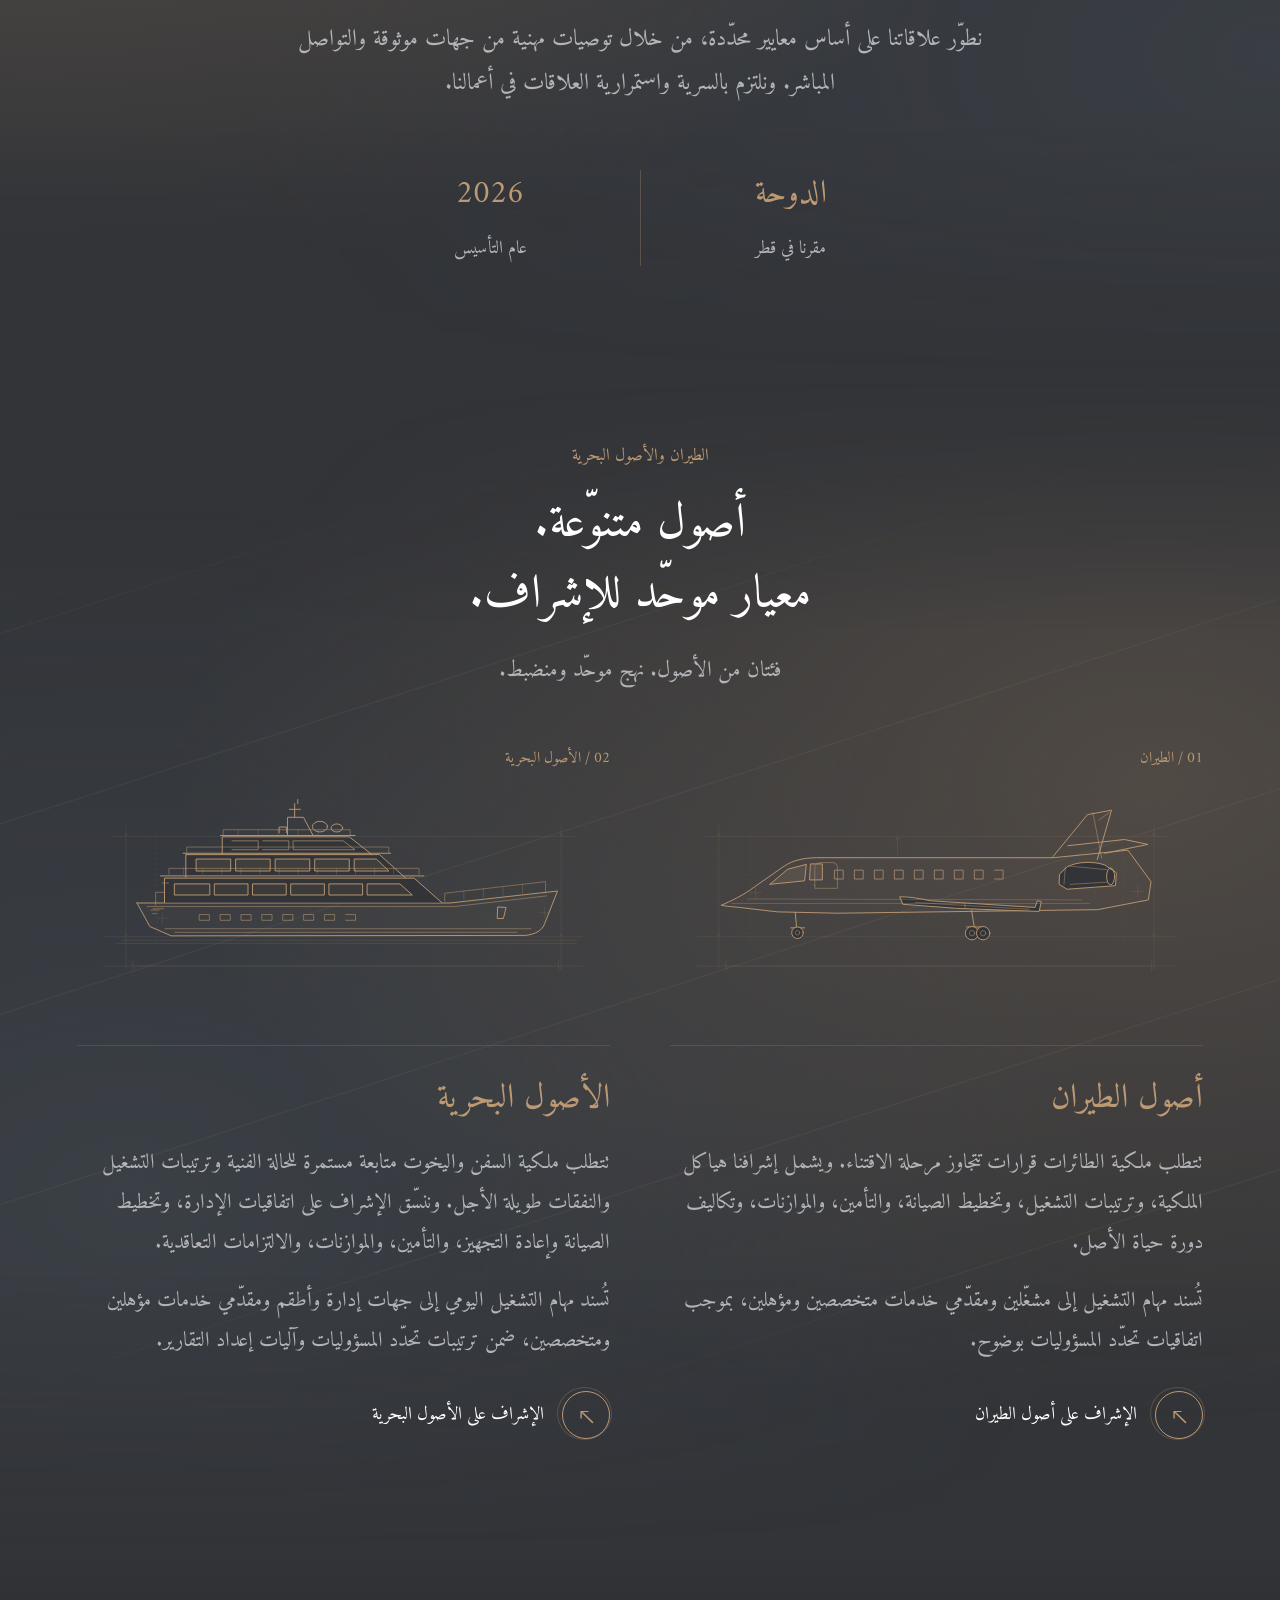
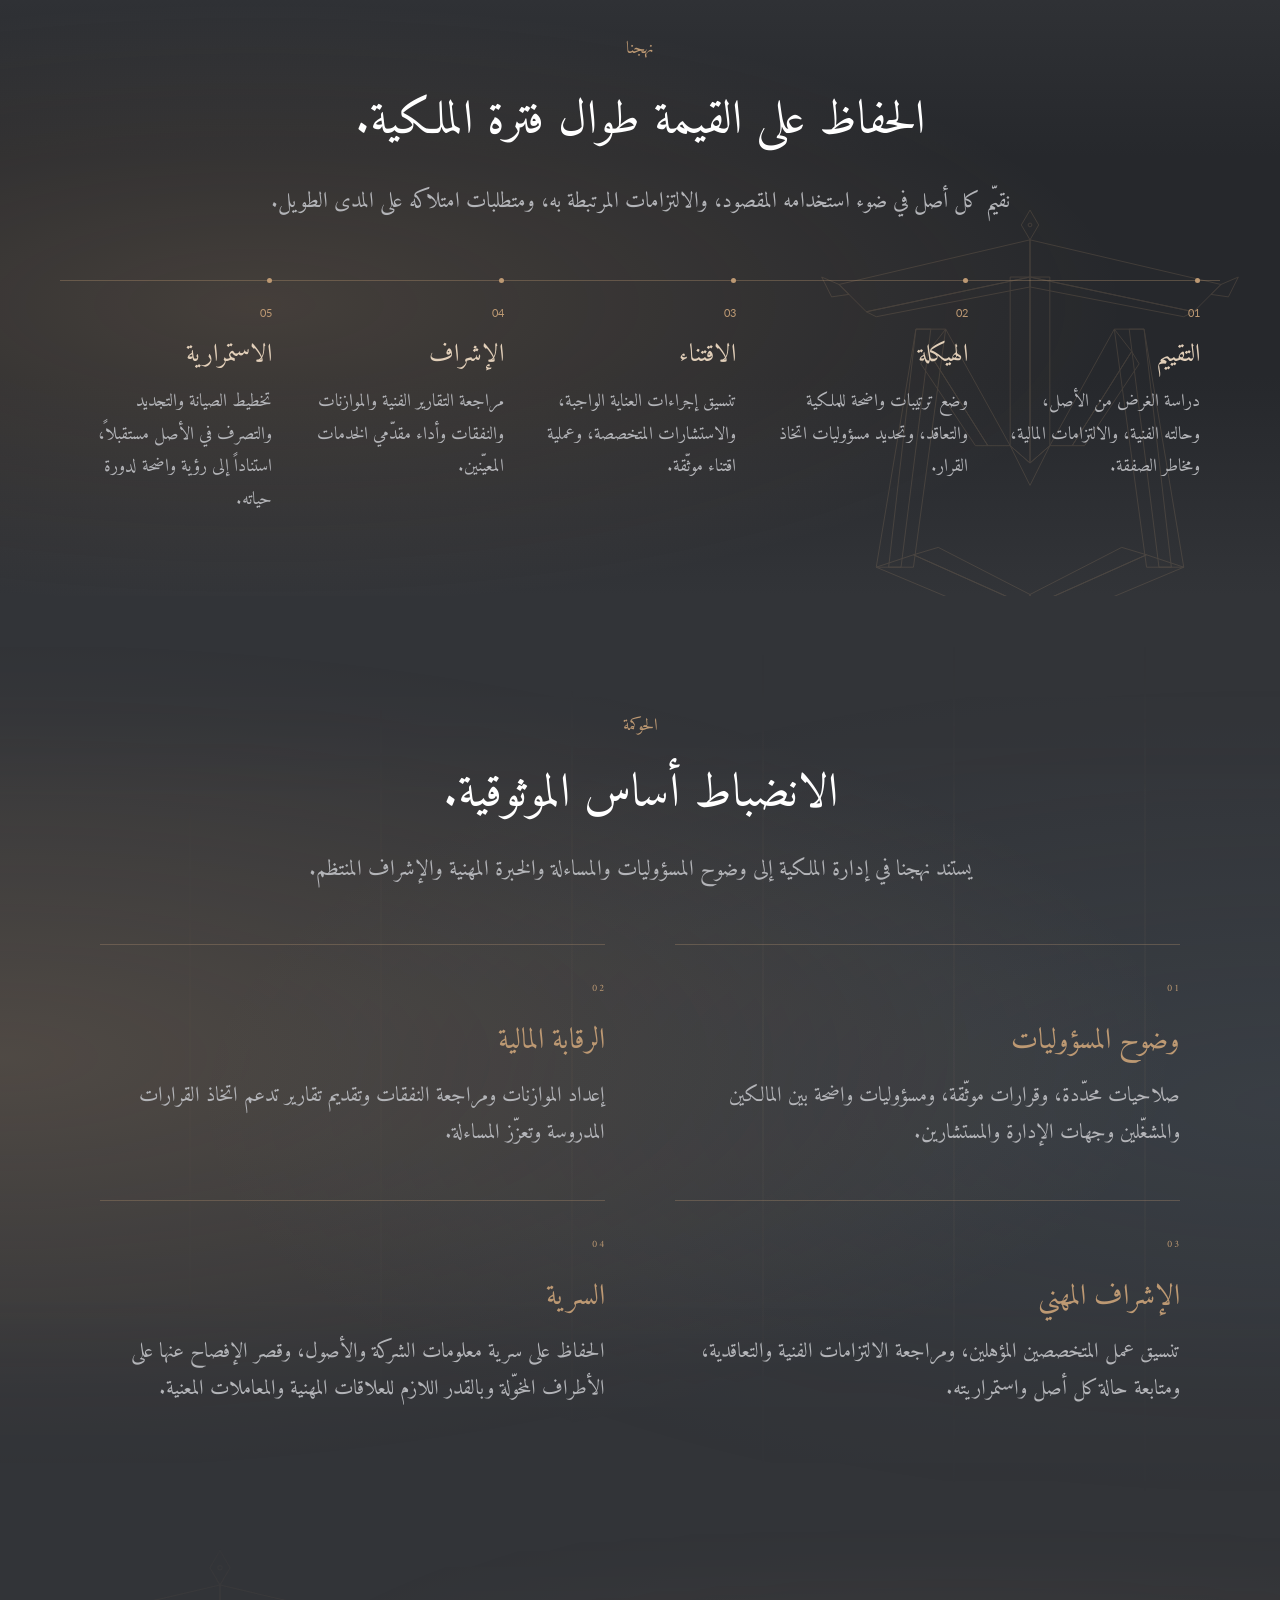
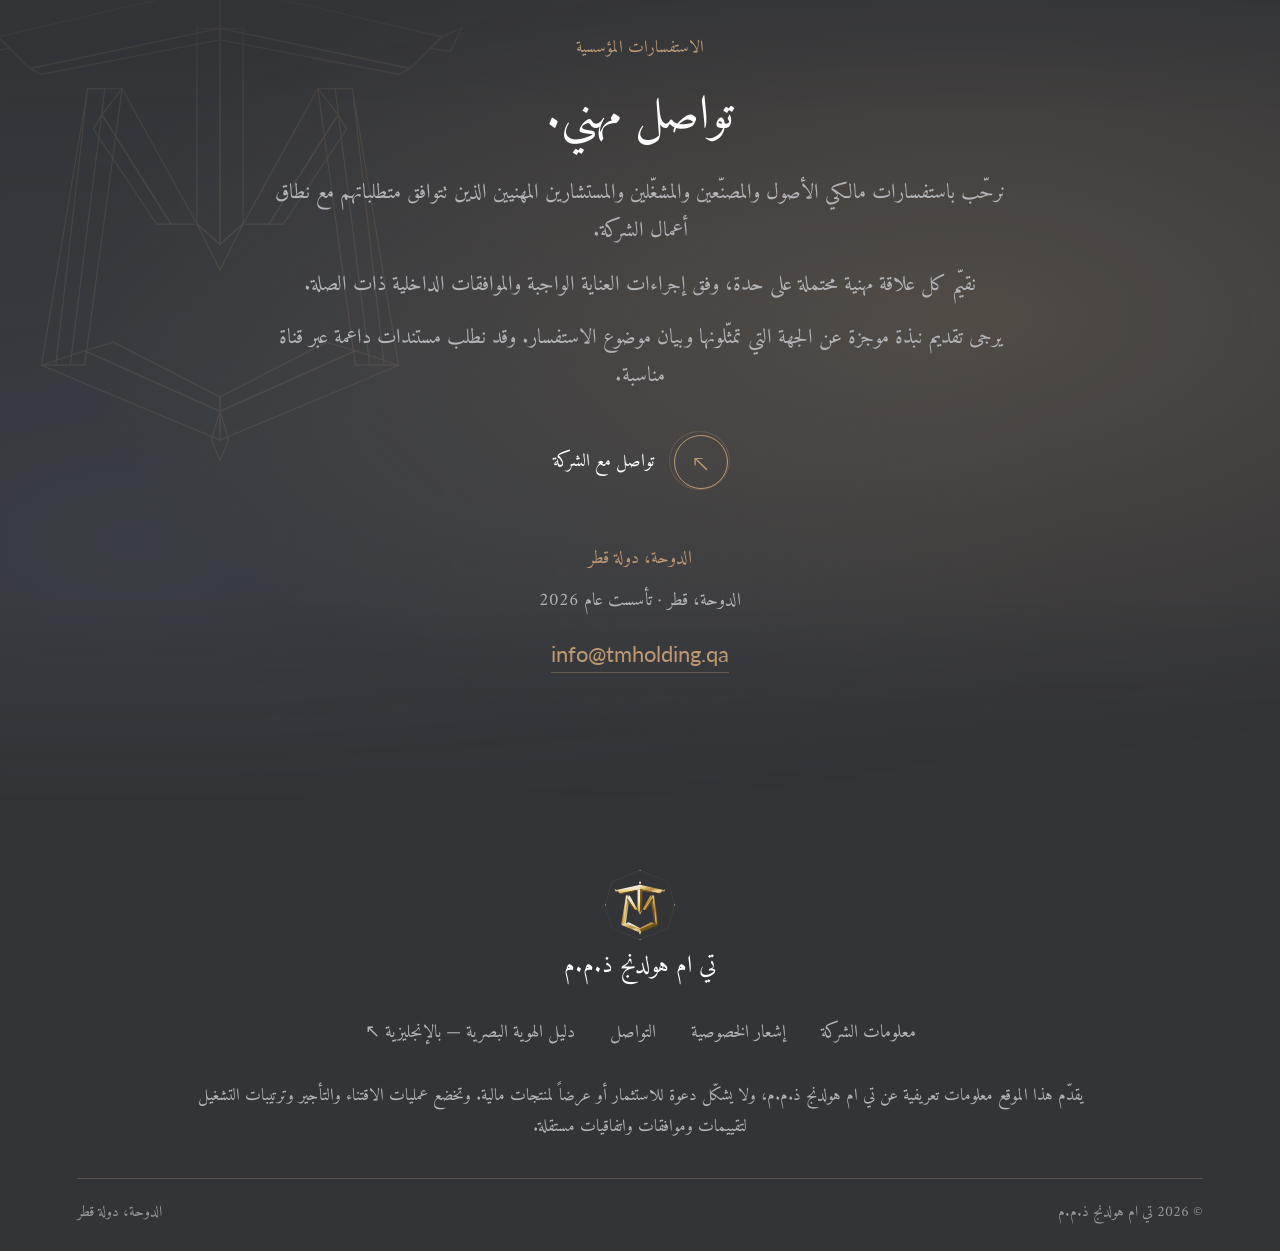
<file: ar.html>
<!doctype html>
<html lang="ar" dir="rtl"><head><meta charset="utf-8"><meta name="viewport" content="width=device-width,initial-scale=1"><title>تي ام هولدنج ذ.م.م — الطيران والأصول البحرية</title><meta name="description" content="شركة قابضة خاصة تأسست في الدوحة، قطر عام 2026، وتختص بملكية أصول الطيران والأصول البحرية وإدارتها وتأجيرها والإشراف المهني عليها."><meta name="theme-color" content="#323438"><meta property="og:title" content="تي ام هولدنج ذ.م.م — الطيران والأصول البحرية"><meta property="og:description" content="شركة قابضة خاصة تأسست في الدوحة، قطر عام 2026، وتختص بملكية أصول الطيران والأصول البحرية وإدارتها وتأجيرها والإشراف المهني عليها."><meta property="og:locale" content="ar_QA"><meta property="og:image" content="https://chypulis.top/TMHoldingLLC/assets/images/aviation-hero.webp"><link rel="alternate" hreflang="en" href="https://chypulis.top/TMHoldingLLC/"><link rel="alternate" hreflang="ar" href="https://chypulis.top/TMHoldingLLC/ar.html"><link rel="alternate" hreflang="x-default" href="https://chypulis.top/TMHoldingLLC/"><link rel="icon" href="assets/icons/favicon.ico?v=20261009-19" sizes="any"><link rel="icon" type="image/png" sizes="32x32" href="assets/icons/favicon-32.png?v=20261009-19"><link rel="icon" type="image/png" sizes="16x16" href="assets/icons/favicon-16.png?v=20261009-19"><link rel="icon" type="image/svg+xml" sizes="any" href="assets/brand/favicon.svg?v=20261009-19"><link rel="apple-touch-icon" sizes="180x180" href="assets/icons/apple-touch-icon.png?v=20261009-19"><link rel="mask-icon" href="assets/icons/safari-pinned-tab.svg?v=20261009-19" color="#BD9973"><link rel="manifest" href="assets/site-ar.json?v=20261009-19"><meta name="apple-mobile-web-app-title" content="TM Holding"><meta name="apple-mobile-web-app-capable" content="yes"><link rel="stylesheet" href="assets/css/fonts.css?v=20261009-18"><link rel="stylesheet" href="assets/css/style.css?v=20261009-18"></head>
<body><a href="#main" class="skip-link">انتقل إلى المحتوى</a>
<header class="header"><a class="location" href="#company">الدوحة <span>قطر</span></a><a class="brand" href="ar.html" aria-label="الصفحة الرئيسية — تي ام هولدنج ذ.م.م"><img src="assets/brand/tm-mark.svg?v=20261009-18" alt="" width="64" height="55"><span>تي ام هولدنج ذ.م.م</span></a><div class="header-tools"><a class="language-switch" href="index.html" lang="en" dir="ltr" aria-label="Switch to English">EN</a><button class="menu-toggle" aria-label="فتح القائمة الرئيسية" aria-expanded="false" aria-controls="navigation"><i></i><i></i></button></div></header>
<nav id="navigation" aria-label="القائمة الرئيسية" hidden><button class="menu-close" aria-label="إغلاق القائمة الرئيسية">×</button><span class="eyebrow">القائمة الرئيسية</span><a href="#company">الشركة</a><a href="#focus">الطيران والأصول البحرية</a><a href="#approach">نهجنا</a><a href="#governance">الحوكمة</a><a href="#contact">الاستفسارات المؤسسية</a><a class="language-switch" href="index.html" lang="en" dir="ltr" aria-label="Switch to English">EN</a><span class="nav-bottom">الدوحة، قطر · تأسست عام 2026</span></nav>
<main id="main"><section class="hero"><img class="hero-photo" src="assets/images/aviation-hero.webp" alt="صورة توضيحية أمامية لطائرة أعمال على ساحة المطار" fetchpriority="high"><div class="hero-shade"></div><div class="hero-copy"><p class="eyebrow intro-reveal">شركة قابضة خاصة · الدوحة، قطر</p><h1 class="intro-reveal">ملكية مدروسة.<br>قيمة مستدامة.</h1><p class="hero-description intro-reveal">ملكية خاصة لأصول الطيران والأصول البحرية، وإشراف مهني يستند إلى السرية والانضباط المالي ورؤية طويلة الأجل.</p><a class="circle-link intro-reveal" href="#company"><span class="ring">↓</span><span>تعرّف على الشركة</span></a></div><div class="hero-bottom"><span lang="en" dir="ltr">TM HOLDING LLC</span><span>الدوحة، قطر · تأسست عام 2026</span></div><a class="scroll-cue" href="#company">اكتشف المزيد<span></span></a></section>
<section class="intro section" id="company"><div class="ambient ambient-identity" aria-hidden="true"></div><div class="section-top reveal"><span class="eyebrow">تي ام هولدنج ذ.م.م</span><h2>ملكية خاصة.<br>نهج مهني.</h2><span class="ornament"></span></div><div class="intro-prose reveal"><p>تي ام هولدنج ذ.م.م شركة قابضة خاصة تأسست في الدوحة، قطر عام 2026، وتختص باقتناء أصول الطيران والأصول البحرية وامتلاكها وإدارتها وتأجيرها.</p><p>نعمل على إرساء إطار واضح ومنظّم للملكية، يستند إلى مسؤوليات محدّدة وقرارات مدروسة وإشراف متكامل طوال دورة حياة كل أصل.</p><p>نجمع بين الخبرات المالية والفنية والتعاقدية لدعم الملكية المسؤولة، والمحافظة على الحالة الفنية للأصول، وإدارة الالتزامات المرتبطة بها.</p><p>نطوّر علاقاتنا على أساس معايير محدّدة، من خلال توصيات مهنية من جهات موثوقة والتواصل المباشر. ونلتزم بالسرية واستمرارية العلاقات في أعمالنا.</p></div><div class="facts reveal"><div><strong>الدوحة</strong><span>مقرنا في قطر</span></div><div><strong>2026</strong><span>عام التأسيس</span></div></div></section>
<section class="focus section" id="focus"><div class="ambient ambient-horizon" aria-hidden="true"></div><div class="section-top reveal"><span class="eyebrow">الطيران والأصول البحرية</span><h2>أصول متنوّعة.<br>معيار موحّد للإشراف.</h2><p>فئتان من الأصول. نهج موحّد ومنضبط.</p></div><div class="asset-grid"><article class="asset asset-feature"><div class="asset-image"><img src="assets/illustrations/aviation-profile.svg?v=20261009-18" alt="رسم توضيحي جانبي لطائرة أعمال بخطوط برونزية دقيقة" loading="lazy"><span>01 / الطيران</span></div><div class="asset-copy"><h3>أصول الطيران</h3><p>تتطلب ملكية الطائرات قرارات تتجاوز مرحلة الاقتناء. ويشمل إشرافنا هياكل الملكية، وترتيبات التشغيل، وتخطيط الصيانة، والتأمين، والموازنات، وتكاليف دورة حياة الأصل.</p><p>تُسند مهام التشغيل إلى مشغّلين ومقدّمي خدمات متخصصين ومؤهلين، بموجب اتفاقيات تحدّد المسؤوليات بوضوح.</p><button class="circle-link" data-asset="aviation"><span class="ring">↖</span><span>الإشراف على أصول الطيران</span></button></div></article><article class="asset asset-feature"><div class="asset-image"><img src="assets/illustrations/maritime-profile.svg?v=20261009-18" alt="رسم توضيحي جانبي ليخت بخطوط برونزية دقيقة" loading="lazy"><span>02 / الأصول البحرية</span></div><div class="asset-copy"><h3>الأصول البحرية</h3><p>تتطلب ملكية السفن واليخوت متابعة مستمرة للحالة الفنية وترتيبات التشغيل والنفقات طويلة الأجل. وننسّق الإشراف على اتفاقيات الإدارة، وتخطيط الصيانة وإعادة التجهيز، والتأمين، والموازنات، والالتزامات التعاقدية.</p><p>تُسند مهام التشغيل اليومي إلى جهات إدارة وأطقم ومقدّمي خدمات مؤهلين ومتخصصين، ضمن ترتيبات تحدّد المسؤوليات وآليات إعداد التقارير.</p><button class="circle-link" data-asset="maritime"><span class="ring">↖</span><span>الإشراف على الأصول البحرية</span></button></div></article></div></section>
<section class="statement" id="approach"><div class="statement-inner reveal"><span class="eyebrow">نهجنا</span><h2>الحفاظ على القيمة طوال فترة الملكية.</h2><p class="approach-description">نقيّم كل أصل في ضوء استخدامه المقصود، والالتزامات المرتبطة به، ومتطلبات امتلاكه على المدى الطويل.</p><ol class="lifecycle" aria-label="نهجنا لدورة حياة الأصول"><li><span class="lifecycle-number" dir="ltr">01</span><h3>التقييم</h3><p>دراسة الغرض من الأصل، وحالته الفنية، والالتزامات المالية، ومخاطر الصفقة.</p></li><li><span class="lifecycle-number" dir="ltr">02</span><h3>الهيكلة</h3><p>وضع ترتيبات واضحة للملكية والتعاقد، وتحديد مسؤوليات اتخاذ القرار.</p></li><li><span class="lifecycle-number" dir="ltr">03</span><h3>الاقتناء</h3><p>تنسيق إجراءات العناية الواجبة، والاستشارات المتخصصة، وعملية اقتناء موثّقة.</p></li><li><span class="lifecycle-number" dir="ltr">04</span><h3>الإشراف</h3><p>مراجعة التقارير الفنية والموازنات والنفقات وأداء مقدّمي الخدمات المعيّنين.</p></li><li><span class="lifecycle-number" dir="ltr">05</span><h3>الاستمرارية</h3><p>تخطيط الصيانة والتجديد والتصرف في الأصل مستقبلاً، استناداً إلى رؤية واضحة لدورة حياته.</p></li></ol></div><img class="statement-watermark" src="assets/brand/tm-contour.svg?v=20261009-18" alt="" aria-hidden="true"></section>
<section class="governance section" id="governance"><div class="ambient ambient-architecture" aria-hidden="true"></div><div class="section-top reveal"><span class="eyebrow">الحوكمة</span><h2>الانضباط أساس الموثوقية.</h2><p>يستند نهجنا في إدارة الملكية إلى وضوح المسؤوليات والمساءلة والخبرة المهنية والإشراف المنتظم.</p></div><div class="governance-principles reveal"><article><span class="governance-number" dir="ltr">01</span><h3>وضوح المسؤوليات</h3><p>صلاحيات محدّدة، وقرارات موثّقة، ومسؤوليات واضحة بين المالكين والمشغّلين وجهات الإدارة والمستشارين.</p></article><article><span class="governance-number" dir="ltr">02</span><h3>الرقابة المالية</h3><p>إعداد الموازنات ومراجعة النفقات وتقديم تقارير تدعم اتخاذ القرارات المدروسة وتعزّز المساءلة.</p></article><article><span class="governance-number" dir="ltr">03</span><h3>الإشراف المهني</h3><p>تنسيق عمل المتخصصين المؤهلين، ومراجعة الالتزامات الفنية والتعاقدية، ومتابعة حالة كل أصل واستمراريته.</p></article><article><span class="governance-number" dir="ltr">04</span><h3>السرية</h3><p>الحفاظ على سرية معلومات الشركة والأصول، وقصر الإفصاح عنها على الأطراف المخوّلة وبالقدر اللازم للعلاقات المهنية والمعاملات المعنية.</p></article></div></section>
<section class="contact section" id="contact"><div class="ambient ambient-identity" aria-hidden="true"></div><div class="section-top reveal"><span class="eyebrow">الاستفسارات المؤسسية</span><h2>تواصل مهني.</h2><div class="contact-introduction"><p>نرحّب باستفسارات مالكي الأصول والمصنّعين والمشغّلين والمستشارين المهنيين الذين تتوافق متطلباتهم مع نطاق أعمال الشركة.</p><p>نقيّم كل علاقة مهنية محتملة على حدة، وفق إجراءات العناية الواجبة والموافقات الداخلية ذات الصلة.</p><p>يرجى تقديم نبذة موجزة عن الجهة التي تمثّلونها وبيان موضوع الاستفسار. وقد نطلب مستندات داعمة عبر قناة مناسبة.</p></div><button class="circle-link" data-open-contact><span class="ring">↖</span><span>تواصل مع الشركة</span></button></div><div class="contact-location reveal"><span>الدوحة، دولة قطر</span><p>الدوحة، قطر · تأسست عام 2026</p><a class="contact-email" href="mailto:info@tmholding.qa" dir="ltr">info@tmholding.qa</a></div></section></main>
<footer><a class="brand" href="ar.html"><img src="assets/brand/tm-mark.svg?v=20261009-18" width="64" height="55" alt=""><span>تي ام هولدنج ذ.م.م</span></a><div class="footer-links"><a href="#company">معلومات الشركة</a><button data-open-privacy>إشعار الخصوصية</button><button data-open-contact>التواصل</button><a href="brandbook/">دليل الهوية البصرية — بالإنجليزية ↖</a></div><p class="corporate-notice">يقدّم هذا الموقع معلومات تعريفية عن تي ام هولدنج ذ.م.م، ولا يشكّل دعوة للاستثمار أو عرضاً لمنتجات مالية. وتخضع عمليات الاقتناء والتأجير وترتيبات التشغيل لتقييمات وموافقات واتفاقيات مستقلة.</p><div class="footer-bottom"><span>© 2026 تي ام هولدنج ذ.م.م</span><span>الدوحة، دولة قطر</span></div></footer>
<dialog id="contact-dialog"><button class="dialog-close" aria-label="إغلاق نموذج التواصل">×</button><span class="eyebrow">الاستفسارات المؤسسية</span><h2>استفسار مؤسسي</h2><p class="dialog-note">يتيح لكم هذا النموذج إعداد مسودة رسالة في تطبيق البريد الإلكتروني لديكم، موجّهة إلى <a href="mailto:info@tmholding.qa" dir="ltr">info@tmholding.qa</a>. ولا يرسل الرسائل أو يخزّنها عبر هذا الموقع.</p><form id="enquiry-form"><label>الاسم الكامل<input name="name" autocomplete="name" required maxlength="150"></label><label>البريد الإلكتروني للعمل<input name="email" type="email" autocomplete="email" dir="ltr" required maxlength="180"></label><label>الشركة / المكتب العائلي <span class="optional">(اختياري)</span><input name="organisation" autocomplete="organization" maxlength="180"></label><label>موضوع الاستفسار<input name="purpose" required maxlength="180"></label><label>الرسالة<textarea name="message" rows="3" required maxlength="3000"></textarea></label><p class="form-hint">يرجى عدم تضمين وثائق الهوية أو البيانات المصرفية أو المعلومات المالية الحساسة في الاستفسار الأولي.</p><button class="solid-button" type="submit">فتح مسودة بريد إلكتروني ↖</button><p id="draft-status" role="status"></p></form></dialog>
<dialog id="asset-dialog"><button class="dialog-close" aria-label="إغلاق تفاصيل الأصول">×</button><span class="eyebrow">الإشراف على الأصول</span><h2 id="asset-title"></h2><div id="asset-content"></div></dialog>
<dialog id="privacy-dialog"><button class="dialog-close" aria-label="إغلاق إشعار الخصوصية">×</button><h2>إشعار الخصوصية</h2><div class="privacy-copy"><p>يتيح نموذج الاستفسار إعداد مسودة رسالة في تطبيق البريد الإلكتروني الخاص بكم. ولا تُرسل البيانات المُدخلة إلى هذا الموقع ولا تُخزّن فيه. ويتم إرسال الرسالة بصورة منفصلة من خلال تطبيق البريد الإلكتروني لديكم.</p><p>عند مراسلة info@tmholding.qa، تستخدم الشركة المعلومات المقدّمة لدراسة الاستفسار والرد عليه، وتقييم العلاقة المهنية المحتملة عند الاقتضاء. كما تخضع معالجة البريد الإلكتروني لسياسات مزوّد خدمة البريد الإلكتروني لديكم.</p><p>يرجى الاكتفاء في الاستفسار الأولي ببيانات التواصل الخاصة بالعمل وموضوع الاستفسار، وعدم تضمين وثائق الهوية أو البيانات المصرفية أو المعلومات المالية الحساسة.</p><p>قد يسجّل مزوّد الاستضافة سجلات الوصول المعتادة لأغراض تشغيل الموقع وأمنه. للاستفسار بشأن رسالتكم أو معلوماتكم الشخصية، يرجى التواصل عبر info@tmholding.qa.</p></div></dialog><script src="assets/js/app.js?v=20261009-18"></script></body></html>
</file>
<file: assets/css/fonts.css>
@font-face{font-family:Cinzel;src:url(../fonts/cinzel.ttf) format("truetype");font-weight:400 900;font-display:swap}@font-face{font-family:Lato;src:url(../fonts/lato.ttf) format("truetype");font-weight:400;font-display:swap}@font-face{font-family:Amiri;src:url(../fonts/font-0.ttf) format("truetype");font-weight:400;font-display:swap}
</file>
<file: assets/css/style.css>
@import url('tokens.css?v=20261008-5');
*{box-sizing:border-box}html{scroll-behavior:smooth;scroll-padding-top:115px}body{margin:0;background:var(--graphite);color:var(--white);font:400 16px/1.7 var(--body)}a{color:inherit;text-decoration:none}button,input,textarea{font:inherit}button{cursor:pointer}button,a{-webkit-tap-highlight-color:transparent}button{color:inherit}button:focus-visible,a:focus-visible,summary:focus-visible{outline:2px solid var(--bronze);outline-offset:7px}h1,h2,h3,p,figure{margin:0}h1,h2,h3{font-family:var(--display);font-weight:400;text-transform:uppercase}h1{font-size:clamp(32px,3.3vw,50px);line-height:1.42;letter-spacing:.09em}h2{font-size:clamp(28px,3vw,40px);line-height:1.5;letter-spacing:.09em}h3{font-size:25px;line-height:1.5;letter-spacing:.06em}.eyebrow{font-size:11px;letter-spacing:.18em;color:var(--bronze);line-height:1.6}.skip-link{position:fixed;top:-100px;z-index:100;background:var(--deep);padding:14px}.skip-link:focus{top:0}.header{position:fixed;z-index:30;top:0;left:0;width:100%;height:124px;padding:15px 4%;display:flex;align-items:center;justify-content:space-between;transition:height .5s,background .5s}.header.scrolled{height:100px;background:rgba(50,52,56,.97);border-bottom:1px solid #ffffff0d}.location{font-size:12px;color:var(--bronze);letter-spacing:.12em}.location span{margin-left:16px;color:#b3b4b8}.brand{display:flex;align-items:center;flex-direction:column;gap:5px}.header .brand{position:absolute;left:50%;transform:translateX(-50%)}.brand span{font:400 22px var(--display);letter-spacing:.22em;white-space:nowrap}.brand img{object-fit:contain}.menu-toggle{width:40px;height:40px;padding:7px 2px;border:0;background:none;display:flex;flex-direction:column;justify-content:center;gap:8px}.menu-toggle i{width:30px;height:1px;background:var(--bronze);transition:width .3s}.menu-toggle:hover i:first-child{width:22px}#navigation{position:fixed;inset:0;z-index:50;background:#2a2c30;display:flex;align-items:center;justify-content:center;flex-direction:column;gap:20px;padding:75px 24px}#navigation[hidden]{display:none}#navigation>a{font:400 clamp(22px,3vw,40px) var(--display);letter-spacing:.06em}#navigation>a:hover{color:var(--bronze)}#navigation .nav-small{font:13px var(--body);margin-top:12px;color:var(--bronze)}.nav-bottom{position:absolute;bottom:35px;font-size:11px;letter-spacing:.1em;color:var(--muted)}.menu-close,.dialog-close{position:absolute;right:30px;top:20px;background:none;border:0;font-size:34px;line-height:1;color:var(--bronze)}.hero{height:100svh;min-height:720px;position:relative;display:flex;justify-content:center;align-items:flex-start;overflow:hidden}.hero-photo{position:absolute;inset:0;width:100%;height:100%;object-fit:cover;object-position:center 60%;animation:hero-zoom 2s cubic-bezier(.2,.6,.3,1) both}.hero-shade{position:absolute;inset:0;background:linear-gradient(180deg,rgba(38,40,44,.55),rgba(38,40,44,.25) 58%,rgba(38,40,44,.7))}.hero-copy{text-align:center;z-index:1;padding:185px 24px 130px}.hero-copy h1{margin:20px 0}.hero-description{color:#e4e4e5;font-size:17px;line-height:1.7}.circle-link{display:inline-flex;align-items:center;gap:20px;background:none;border:0;padding:0;font:12px/1.4 var(--body);letter-spacing:.05em;color:var(--white)}.ring{width:54px;height:54px;flex:none;border:1px solid var(--bronze);border-radius:50%;display:grid;place-items:center;position:relative;font-size:20px;color:var(--bronze);transition:transform .5s,color .5s}.ring:after{content:'';position:absolute;inset:-5px -3px -2px -6px;border:1px solid #bd997344;border-radius:50%;transition:transform .5s}.circle-link:hover .ring{transform:rotate(-12deg)}.circle-link:hover .ring:after{transform:rotate(20deg) scale(1.1)}.circle-link:hover{color:var(--bronze)}.hero-copy .circle-link{margin-top:35px}.hero-bottom{position:absolute;bottom:34px;left:6%;right:6%;display:flex;justify-content:space-between;color:#dedee0;font-size:10px;letter-spacing:.14em}.hero-bottom [lang=ar]{font:20px Amiri;letter-spacing:0}.scroll-cue{position:absolute;bottom:80px;left:24px;font-size:9px;letter-spacing:.1em;writing-mode:vertical-rl}.scroll-cue span{display:inline-block;width:1px;height:80px;background:linear-gradient(var(--bronze),transparent);margin-top:20px}.section{padding:110px max(6%,calc((100vw - 1240px)/2))}.section-top{text-align:center;max-width:900px;margin:0 auto 55px}.section-top h2{margin-top:15px}.section-top>p{color:var(--muted);font-size:17px;margin-top:20px}.ornament{display:block;width:45px;height:1px;background:var(--bronze);margin:35px auto 0}.intro-prose{max-width:740px;margin:auto;text-align:center;color:var(--muted);font-size:18px}.intro-prose p+p{margin-top:20px}.facts{display:flex;justify-content:center;margin:65px auto 0;max-width:900px}.facts>div{width:33.33%;text-align:center;border-right:1px solid var(--line)}.facts>div:last-child{border:0}.facts strong{font:400 32px var(--display);letter-spacing:.06em;color:var(--bronze)}.facts span{display:block;color:var(--muted);font-size:12px;margin-top:15px}.focus{padding-top:60px}.asset-grid{display:grid;grid-template-columns:1fr 1fr;gap:35px}.asset-image{height:330px;overflow:hidden;position:relative}.asset-image:after{content:'';position:absolute;inset:0;background:linear-gradient(transparent 60%,#26282c88)}.asset-image img{width:100%;height:100%;object-fit:cover;transition:transform 1s cubic-bezier(.2,.6,.3,1);filter:saturate(.6)}.asset:hover img{transform:scale(1.04)}.asset-image>span{position:absolute;bottom:22px;left:28px;z-index:1;font-size:10px;letter-spacing:.2em;color:white}.asset-copy{padding:32px 28px 20px;border-left:1px solid var(--line)}.asset-copy h3{color:var(--bronze)}.asset-copy p{margin:18px 0 30px;max-width:440px;color:var(--muted)}.image-note{color:#a0a1a6;font-size:11px;text-align:center;margin-top:35px}.statement{position:relative;min-height:480px;background:var(--deep);display:grid;place-items:center;overflow:hidden;text-align:center;padding:80px 24px}.statement-inner{position:relative;z-index:1}.statement h2{font-size:clamp(32px,4vw,54px);margin:20px 0 25px}.statement p{color:var(--muted);font-size:18px}.statement-watermark{position:absolute;right:4%;bottom:-70px;font:400 430px var(--display);letter-spacing:-.12em;color:#ffffff02}.governance-grid{display:grid;grid-template-columns:.8fr 1.2fr;gap:90px}.governance-copy h3{font-family:var(--body);text-transform:none;font-size:20px;letter-spacing:0;color:var(--bronze);margin-bottom:18px}.governance-copy p{color:var(--muted);margin-bottom:30px}.governance-copy .circle-link{margin-top:10px}.registry{margin:0}.registry>div{padding:15px 0;display:grid;grid-template-columns:170px 1fr;gap:20px;border-bottom:1px solid #ffffff15}.registry dt{font-size:12px;color:var(--bronze)}.registry dd{margin:0;font-size:14px;line-height:1.7;color:#e1e1e3}.registry dd span{display:block;font-family:Amiri;font-size:20px}.disclosures{margin-top:45px;border-top:1px solid var(--line);border-bottom:1px solid var(--line)}.disclosures summary{padding:22px 0;cursor:pointer;display:flex;justify-content:space-between;font-size:13px;color:var(--bronze)}.disclosures summary::-webkit-details-marker{display:none}.disclosures p{font-size:12px;color:var(--muted);padding-bottom:25px;max-width:950px}.contact{background:var(--deep)}.contact .section-top{margin-bottom:50px}.contact .circle-link{margin-top:40px}.contact-location{text-align:center}.contact-location>span{font-size:11px;letter-spacing:.15em;color:var(--bronze)}.contact-location p{font-size:14px;color:var(--muted);margin:8px 0 20px}.contact-location [lang=ar]{display:block;font:23px Amiri;letter-spacing:0}footer{padding:60px 6% 25px}.footer-links{display:flex;justify-content:center;gap:35px;margin:35px 0;font-size:12px;color:var(--muted)}.footer-links button{background:none;border:0;padding:0;font-size:12px;color:inherit}.footer-bottom{border-top:1px solid var(--line);padding-top:20px;display:flex;justify-content:space-between;color:#999a9f;font-size:10px;letter-spacing:.08em}dialog{border:1px solid var(--line);background:var(--graphite);color:white;padding:60px 50px 40px;max-width:630px;width:calc(100% - 36px);max-height:90svh}dialog::backdrop{background:#191b20cc;backdrop-filter:blur(5px)}dialog h2{font-size:27px;margin:15px 0 20px;letter-spacing:.06em}.dialog-note{font-size:13px;color:var(--muted);margin-bottom:25px}.dialog-note strong{color:var(--bronze);font-weight:400}form{display:grid;grid-template-columns:1fr 1fr;gap:18px}label{font-size:12px;color:var(--bronze)}label:nth-child(n+3){grid-column:1/-1}input,textarea{width:100%;display:block;margin-top:7px;background:#ffffff04;border:1px solid #ffffff25;border-radius:0;color:white;padding:10px;resize:vertical}input:focus,textarea:focus{outline:1px solid var(--bronze)}.solid-button{background:var(--bronze);border:1px solid var(--bronze);color:white;font-size:12px;padding:16px 24px;grid-column:1/-1}#draft-status{grid-column:1/-1;color:var(--muted);font-size:12px}#asset-content{color:var(--muted)}#asset-content p{margin:15px 0}#asset-content dl>div{border-bottom:1px solid var(--line);padding:14px 0}#asset-content dd{margin:0;color:white}#asset-content dt{color:var(--bronze)}.source-links{font-size:12px}.source-links a{color:var(--bronze);text-decoration:underline}.intro-reveal{animation:enter 1.1s cubic-bezier(.2,.6,.3,1) both}.intro-reveal:nth-child(2){animation-delay:.15s}.intro-reveal:nth-child(3){animation-delay:.3s}.intro-reveal:nth-child(4){animation-delay:.45s}.reveal-ready .reveal{opacity:0;transform:translateY(34px);transition:opacity 1s cubic-bezier(.2,.6,.3,1),transform 1s cubic-bezier(.2,.6,.3,1)}.reveal-ready .reveal.visible{opacity:1;transform:none}.asset:nth-child(2){transition-delay:.15s}@keyframes enter{from{opacity:0;transform:translateY(22px)}to{opacity:1;transform:none}}@keyframes hero-zoom{from{transform:scale(1.045)}to{transform:scale(1)}}
@media(min-height:900px){.hero-copy{padding-top:210px}.hero-photo{object-position:center 55%}}
@media(max-width:900px){.section{padding:80px 6%}.governance-grid{gap:35px;grid-template-columns:1fr 1fr}.registry>div{grid-template-columns:1fr;gap:5px}.asset-image{height:250px}.asset-copy{padding-left:20px}.header{height:110px}.hero{min-height:680px}.brand span{font-size:18px}}
@media(max-width:600px){html{scroll-padding-top:90px}.header{height:100px;padding:12px 6%}.header.scrolled{height:85px}.location{font-size:10px}.location span{display:none}.brand span{font-size:14px;letter-spacing:.15em}.header .brand img{width:50px;height:44px}.hero{height:100svh;min-height:680px}.hero-copy{padding:165px 22px 100px}.hero-copy .eyebrow{font-size:9px;letter-spacing:.09em;max-width:280px;margin:auto}h1{font-size:29px;letter-spacing:.05em;line-height:1.55}.hero-description{font-size:15px}.hero-copy .circle-link{margin-top:30px}.hero-photo{object-position:50% 65%}.hero-bottom{bottom:25px;flex-direction:column;align-items:center;gap:5px;font-size:9px}.scroll-cue{display:none}.section{padding:70px 24px}.section-top{margin-bottom:35px}h2{font-size:26px;letter-spacing:.06em}h3{font-size:23px}.intro-prose{font-size:16px}.facts{margin-top:45px}.facts strong{font-size:22px}.facts span{font-size:10px;padding:0 8px}.asset-grid{grid-template-columns:1fr;gap:45px}.asset-image{height:250px}.asset-copy{padding:25px 20px 10px}.image-note{font-size:10px}.statement{min-height:400px}.statement h2{font-size:32px}.statement p{font-size:16px}.statement-watermark{font-size:300px}.governance-grid{grid-template-columns:1fr;gap:40px}.registry>div{grid-template-columns:120px 1fr;gap:15px}.registry dd{font-size:13px}.registry dt{font-size:11px}.footer-links{gap:20px;font-size:11px}.footer-bottom{flex-direction:column;align-items:center;gap:10px;text-align:center}dialog{padding:50px 25px 30px}dialog h2{font-size:22px}form{grid-template-columns:1fr}label{grid-column:1/-1}}
@media(prefers-reduced-motion:reduce){html{scroll-behavior:auto}*,*:before,*:after{animation:none!important;transition:none!important}.reveal-ready .reveal{opacity:1;transform:none}}
/* Optical balance and motion, edition 04. */
.hero{align-items:center}.hero-copy{padding:0 24px;position:relative}.hero-shade{background:linear-gradient(180deg,#26282c66,#26282c3d 70%,#26282cb3),radial-gradient(ellipse at center,#26282c75,transparent 65%)}.hero-photo{height:calc(100% + 50px);top:-25px;translate:0 var(--hero-drift,0px);will-change:translate;animation:hero-zoom 2.4s cubic-bezier(.16,1,.3,1) both}.header{height:140px;transition:height .8s cubic-bezier(.16,1,.3,1),background .8s}.header .brand img{width:76px;height:76px;transition:width .8s cubic-bezier(.16,1,.3,1),height .8s cubic-bezier(.16,1,.3,1)}.header.scrolled{height:112px}.header.scrolled .brand img{width:54px;height:54px}.brand img{aspect-ratio:1}.brand span{font-size:20px}.intro-reveal{animation-duration:1.6s;animation-timing-function:cubic-bezier(.16,1,.3,1)}.intro-reveal:nth-child(2){animation-delay:.16s}.intro-reveal:nth-child(3){animation-delay:.32s}.intro-reveal:nth-child(4){animation-delay:.48s}.reveal-ready .reveal{transform:translateY(28px);transition:opacity 1.6s cubic-bezier(.16,1,.3,1),transform 1.6s cubic-bezier(.16,1,.3,1)}.reveal-ready .reveal.visible{transform:none}.asset-image img{transition:transform 1.4s cubic-bezier(.16,1,.3,1),filter 1.4s}.asset:hover img{transform:scale(1.035);filter:saturate(.8)}.ring,.ring:after{transition:transform .85s cubic-bezier(.16,1,.3,1),color .85s}.circle-link{transition:color .6s}.section{position:relative;isolation:isolate;overflow:hidden}.section>.ambient~*{position:relative;z-index:1}.ambient{position:absolute;inset:0;z-index:0;overflow:hidden;pointer-events:none}.ambient:before,.ambient:after{content:'';position:absolute;pointer-events:none;animation-play-state:paused}.ambient:before{width:650px;height:650px;right:-150px;top:0;background:url('../brand/tm-contour.svg?v=20261008-7') center/contain no-repeat;opacity:.055;animation:contour-drift 26s ease-in-out infinite alternate;animation-play-state:paused}.ambient:after{width:900px;height:650px;left:-180px;top:-80px;background:radial-gradient(ellipse,#bd99730c,transparent 65%);animation:light-drift 22s ease-in-out infinite alternate;animation-play-state:paused}.ambient-active .ambient:before,.ambient-active .ambient:after{animation-play-state:running}.ambient-horizon:before{inset:10% -10% auto auto;width:115%;height:75%;opacity:1;background:repeating-linear-gradient(-18deg,transparent 0,transparent 179px,#bd99730a 180px,transparent 181px);animation:contour-drift 32s ease-in-out infinite alternate;animation-play-state:paused}.ambient-horizon:after{left:25%;top:0;background:radial-gradient(ellipse,#bd997310,transparent 68%)}.ambient-architecture:before{right:0;top:0;width:65%;height:100%;opacity:1;background:repeating-linear-gradient(90deg,transparent 0,transparent 189px,#bd99730b 190px,transparent 191px);animation:none}.ambient-architecture:after{left:-10%;top:10%;background:radial-gradient(ellipse,#bd99730c,transparent 65%)}.contact .ambient:before{right:auto;left:-160px;top:-110px;opacity:.055}.contact .ambient:after{left:45%;top:0}.statement-watermark{width:620px;height:620px;right:-60px;bottom:-120px;opacity:.09;object-fit:contain;animation:contour-drift 28s ease-in-out infinite alternate;pointer-events:none}.statement:before{content:'';position:absolute;inset:-30%;background:radial-gradient(ellipse at 25% 50%,#bd997311,transparent 50%);animation:light-drift 24s ease-in-out infinite alternate}.section-top .ornament{transform-origin:center}.intro .ornament{width:60px}footer .brand img{width:76px;height:76px}dialog[open]{animation:dialog-arrive .65s cubic-bezier(.16,1,.3,1)}@keyframes contour-drift{from{transform:translate3d(0,0,0)}to{transform:translate3d(-28px,18px,0)}}@keyframes light-drift{from{transform:translate3d(0,0,0)}to{transform:translate3d(70px,25px,0)}}@keyframes dialog-arrive{from{opacity:0;translate:0 15px}to{opacity:1;translate:0 0}}
@media(max-width:900px){.header{height:130px}.header.scrolled{height:110px}.hero-copy{padding:0 24px}}
@media(max-width:600px){.header{height:110px}.header .brand img{width:58px;height:58px}.header.scrolled{height:94px}.header.scrolled .brand img{width:44px;height:44px}.header .brand span{font-size:13px}.hero-copy{padding:0 22px}.ambient:before{width:420px;height:420px;right:-220px;opacity:.045}.ambient:after{width:600px;left:-200px}.ambient-horizon:before{width:140%;height:80%;right:-20%;opacity:1}.contact .ambient:before{left:-250px;opacity:.045}.statement-watermark{width:460px;height:460px;right:-150px;bottom:-60px}.hero-photo{will-change:auto}footer .brand span{font-size:17px}}
@media(prefers-reduced-motion:reduce){.hero-photo{translate:none;will-change:auto}.reveal-ready .reveal{opacity:1;transform:none}.ambient:before,.ambient:after,.statement-watermark,.statement:before{animation:none!important}dialog[open]{animation:none}}
#navigation:not([hidden]){animation:dialog-arrive .7s cubic-bezier(.16,1,.3,1)}

/* Continuous graphite ground with bronze light and engraved contours. */
body:not(.book) main{background:#323438}
.hero-shade{background:linear-gradient(180deg,#26282c66 0%,#26282c45 58%,#32343880 82%,#323438 100%),radial-gradient(ellipse at center,#26282c75,transparent 65%)}
.section,.statement,.contact{background-color:transparent}
.ambient:after{inset:0;width:auto;height:auto;background:radial-gradient(ellipse at 3% 45%,rgba(189,153,115,.24),transparent 57%),radial-gradient(ellipse at 100% 70%,rgba(114,136,156,.12),transparent 58%);animation:ambient-breathe 18s ease-in-out infinite alternate;animation-play-state:paused}
.ambient:before{opacity:.14;right:-90px;top:4%;width:720px;height:720px}
.ambient-horizon:before{inset:0;width:100%;height:100%;opacity:1;background:repeating-linear-gradient(-18deg,transparent 0,transparent 179px,#bd997319 180px,transparent 181px);mask-image:linear-gradient(transparent,#000 25%,#000 70%,transparent);animation:contour-drift 32s ease-in-out infinite alternate;animation-play-state:paused}
.ambient-horizon:after{background:radial-gradient(ellipse at 90% 35%,rgba(189,153,115,.22),transparent 60%),radial-gradient(ellipse at 10% 70%,rgba(106,126,144,.16),transparent 60%)}
.ambient-architecture:before{inset:0;width:100%;height:100%;opacity:1;background:repeating-linear-gradient(90deg,transparent 0,transparent 189px,#bd99731c 190px,transparent 191px);mask-image:radial-gradient(ellipse at 80% 50%,#000,transparent 72%);animation:none}
.ambient-architecture:after{background:radial-gradient(ellipse at 0% 50%,rgba(189,153,115,.21),transparent 65%),radial-gradient(ellipse at 100% 55%,rgba(101,125,145,.14),transparent 60%)}
.ambient{mask-image:linear-gradient(transparent 0%,#000 22%,#000 76%,transparent 100%)}
.statement:before{inset:0;background:radial-gradient(ellipse at 20% 55%,#bd997333,transparent 60%),linear-gradient(180deg,#323438,#26282c 32%,#26282c 66%,#323438);animation:none}
.statement-watermark{opacity:.18}
.contact .ambient:before{opacity:.14;left:-140px;top:-100px}.contact .ambient:after{inset:0;background:radial-gradient(ellipse at 75% 45%,#bd99733b,transparent 65%),radial-gradient(ellipse at 10% 70%,#667c9024,transparent 58%)}
@keyframes ambient-breathe{from{opacity:.7;transform:scale(1)}to{opacity:1;transform:scale(1.08)}}
@media(max-width:600px){.ambient:before{width:480px;height:480px;right:-270px;opacity:.12}.contact .ambient:before{left:-290px;opacity:.12}.ambient:after{background:radial-gradient(ellipse at 0% 50%,#bd997333,transparent 70%),radial-gradient(ellipse at 100% 70%,#667c9024,transparent 65%)}}
@media(prefers-reduced-motion:reduce){.ambient:after{animation:none!important}}

/* Asset stewardship: an open, ruled sequence rather than cards. */
.statement-inner{width:100%;max-width:1240px}.lifecycle{list-style:none;padding:0;margin:58px auto 0;display:grid;grid-template-columns:repeat(5,1fr);text-align:left;max-width:1160px}.lifecycle li{position:relative;padding:22px 20px 0;border-top:1px solid #bd997355}.lifecycle li:before{content:'';position:absolute;top:-3px;left:20px;width:5px;height:5px;border-radius:50%;background:var(--bronze)}.lifecycle-number{display:block;color:var(--bronze);font-size:10px;letter-spacing:.14em;margin-bottom:14px}.lifecycle h3{font:400 15px var(--display);letter-spacing:.04em;color:#e2cfb9;margin-bottom:12px}.lifecycle p{font-size:12px;line-height:1.8;color:var(--muted)}.contact-email{display:inline-block;font:400 22px var(--body);color:var(--bronze);margin:3px 0 24px;border-bottom:1px solid #bd997355;padding-bottom:5px;transition:color .6s,border-color .6s}.contact-email:hover{color:white;border-color:white}.dialog-note a{color:var(--bronze)}
@media(max-width:900px){.lifecycle{grid-template-columns:repeat(3,1fr);gap:30px 0}.lifecycle li{padding-left:15px;padding-right:15px}.lifecycle li:before{left:15px}}
@media(max-width:600px){.statement{padding:75px 24px}.lifecycle{grid-template-columns:1fr;gap:0;margin-top:38px;max-width:330px}.lifecycle li{display:grid;grid-template-columns:30px 1fr;column-gap:12px;padding:20px 0;border-top:1px solid #bd997333}.lifecycle li:before{display:none}.lifecycle-number{grid-row:1/3;margin-top:2px;margin-bottom:0}.lifecycle h3{margin-bottom:6px}.lifecycle p{grid-column:2;font-size:12px}.contact-email{font-size:21px}}

/* Immersive editorial asset portraits, edition 05. */
.focus .asset-grid{gap:30px;align-items:start}.asset-feature{position:relative;min-height:660px;aspect-ratio:4/5;isolation:isolate;overflow:hidden;background:#262a30}.asset-feature:nth-child(2){margin-top:0}.asset-feature .asset-image{position:absolute;inset:0;height:100%;overflow:hidden}.asset-feature .asset-image:after{background:linear-gradient(180deg,#11161c30 0%,transparent 25%,#15191f33 44%,#1b2026ba 69%,#24282df5 100%);z-index:1}.asset-feature .asset-image img{width:100%;height:100%;object-fit:cover;filter:saturate(.8);transform:scale(1);transition:transform 2.2s cubic-bezier(.16,1,.3,1),filter 1.4s}.asset-feature .asset-image>span{top:28px;bottom:auto;left:34px;right:34px;padding-bottom:17px;border-bottom:1px solid #ffffff30;color:#e2cfb9;z-index:2;font-size:10px}.asset-feature .asset-copy{position:absolute;z-index:2;bottom:38px;left:34px;right:34px;padding:0;border:0}.asset-feature .asset-copy h3{color:#fff;font-size:clamp(25px,2.3vw,33px);letter-spacing:.045em;line-height:1.5}.asset-feature .asset-copy p{font-size:15px;color:#d1d3d6;max-width:430px;margin:16px 0 26px;line-height:1.8}.asset-feature .circle-link{font-size:10px;letter-spacing:.1em;gap:18px}.asset-feature .ring{width:48px;height:48px}.asset-feature:hover .asset-image img{transform:scale(1.025);filter:saturate(.9)}
.feature-ready .asset-feature .asset-image{clip-path:inset(0 0 100% 0);opacity:.3;transition:clip-path 1.65s cubic-bezier(.16,1,.3,1),opacity 1.4s ease}.feature-ready .asset-feature .asset-image img{transform:scale(1.12)}.feature-ready .asset-feature .asset-copy{opacity:0;transform:translateY(24px);transition:opacity 1.15s ease .45s,transform 1.35s cubic-bezier(.16,1,.3,1) .45s}.feature-ready .asset-feature.is-visible .asset-image{clip-path:inset(0);opacity:1}.feature-ready .asset-feature.is-visible .asset-image img{transform:scale(1)}.feature-ready .asset-feature.is-visible .asset-copy{opacity:1;transform:none}.feature-ready .asset-feature.is-visible:hover .asset-image img{transform:scale(1.025)}
@media(max-width:1000px){.asset-feature{min-height:600px}.asset-feature .asset-copy{left:28px;right:28px;bottom:32px}.asset-feature .asset-image>span{left:28px;right:28px}.asset-feature .asset-copy p{font-size:14px}}
@media(max-width:600px){.focus .asset-grid{gap:26px}.asset-feature{min-height:590px;aspect-ratio:auto}.asset-feature:nth-child(2){margin-top:0}.asset-feature .asset-copy{left:24px;right:24px;bottom:30px}.asset-feature .asset-image>span{left:24px;right:24px;top:24px}.asset-feature .asset-copy h3{font-size:25px}.asset-feature .asset-copy p{font-size:14px;line-height:1.75;margin:14px 0 25px}.asset-feature .asset-image img{object-position:50% 35%}.asset-feature .circle-link{font-size:9px}.asset-feature .ring{width:44px;height:44px}}
@media(prefers-reduced-motion:reduce){.feature-ready .asset-feature .asset-image{clip-path:none;opacity:1}.feature-ready .asset-feature .asset-image img{transform:none}.feature-ready .asset-feature .asset-copy{opacity:1;transform:none}}

/* Shared baseline, feathered photography and opacity-only entrance. */
.focus .asset-grid{align-items:stretch;gap:44px}
.asset-feature{background:transparent;overflow:visible}
.asset-feature .asset-image{overflow:visible;border-radius:18px}
.asset-feature .asset-image:after{display:none}
.asset-feature .asset-image img{border-radius:18px;filter:saturate(.72) brightness(.9);mask-image:linear-gradient(180deg,transparent 0%,#000 9%,#000 47%,#000000b3 61%,transparent 86%),linear-gradient(90deg,transparent 0%,#000 7%,#000 93%,transparent 100%);mask-composite:intersect;transform:none!important;transition:filter 1s ease}
.asset-feature .asset-image>span{border-bottom-color:#bd997333;color:var(--bronze)}
.asset-feature .asset-copy{bottom:34px}
.asset-feature .asset-copy p{min-height:81px}
.feature-ready .asset-feature .asset-image{clip-path:none!important;opacity:0;transition:opacity 1.6s cubic-bezier(.22,.61,.36,1)}
.feature-ready .asset-feature .asset-copy{opacity:0;transform:none;transition:opacity 1.3s ease .25s}
.feature-ready .asset-feature.is-visible .asset-image,.feature-ready .asset-feature.is-visible .asset-copy{opacity:1;transform:none}
.asset-feature:hover .asset-image img{filter:saturate(.82) brightness(.97)}
@media(max-width:1000px) and (min-width:601px){.asset-feature .asset-copy p{min-height:126px}.asset-feature .asset-copy h3{min-height:75px;display:flex;align-items:flex-end}}
@media(max-width:600px){.focus .asset-grid{gap:16px}.asset-feature .asset-copy p{min-height:0}.asset-feature .asset-image img{mask-image:linear-gradient(180deg,transparent 0%,#000 10%,#000 43%,#000000b3 56%,transparent 81%),linear-gradient(90deg,transparent,#000 6%,#000 94%,transparent);border-radius:14px}}
@media(prefers-reduced-motion:reduce){.feature-ready .asset-feature .asset-image,.feature-ready .asset-feature .asset-copy{opacity:1;transition:none!important}}

/* Native vector profile studies on the shared graphite canvas. */
.focus .asset-grid{gap:60px}.asset-feature{min-height:0;aspect-ratio:auto;overflow:visible;display:flex;flex-direction:column}.asset-feature .asset-image{position:relative;inset:auto;height:300px;border-radius:0;flex:none}.asset-feature .asset-image img{object-fit:contain;object-position:center;mask-image:none!important;filter:none!important;border-radius:0;transform:none!important}.asset-feature .asset-image>span{top:0;left:0;right:0;padding-bottom:14px;border-bottom:0;font-size:9px;letter-spacing:.16em}.asset-feature .asset-copy{position:relative;bottom:auto;left:auto;right:auto;padding:28px 0 0;border-top:1px solid #bd997333;flex:1}.asset-feature .asset-copy h3{color:var(--bronze);font-size:28px}.asset-feature .asset-copy p{max-width:470px;min-height:81px;color:var(--muted)}
@media(max-width:1000px) and (min-width:601px){.asset-feature .asset-image{height:250px}.asset-feature .asset-copy h3{font-size:25px;min-height:75px}.asset-feature .asset-copy p{min-height:126px}}
@media(max-width:600px){.focus .asset-grid{gap:55px}.asset-feature .asset-image{height:195px}.asset-feature .asset-copy{padding-top:22px}.asset-feature .asset-copy h3{font-size:24px}.asset-feature .asset-copy p{min-height:0}}

/* Bilingual corporate edition: shared geometry, native Arabic reading order. */
.header-tools{display:flex;align-items:center;gap:22px}.language-switch{font:400 16px/1.5 Amiri,serif;color:var(--bronze);padding:8px 0;border-bottom:1px solid transparent;transition:border-color .4s}.language-switch:hover{border-color:var(--bronze)}.language-switch[lang=en]{font:12px/1.5 Lato,Arial,sans-serif;letter-spacing:.08em}
#navigation .language-switch{font:20px/1.5 Amiri,serif;margin-top:5px;color:var(--bronze)}#navigation .language-switch[lang=en]{font:14px/1.5 Lato,Arial,sans-serif}
.hero-copy{max-width:1000px}.hero-description{max-width:660px;margin-inline:auto}.facts>div{width:50%;border:0;border-inline-end:1px solid var(--line)}.facts>div:last-child{border:0}.facts{max-width:600px}.facts strong{display:block}
.asset-feature .asset-copy{display:flex;flex-direction:column}.asset-feature .asset-copy p{min-height:0;max-width:none;margin:18px 0 0}.asset-feature .asset-copy .circle-link{margin-top:30px;align-self:flex-start}.asset-feature .asset-copy p:last-of-type{margin-bottom:0;flex:1}.asset-feature .asset-copy h3{min-height:0}.approach-description{max-width:740px;margin-inline:auto}.lifecycle{text-align:start}.lifecycle li:before{left:auto;inset-inline-start:20px}
.governance-principles{display:grid;grid-template-columns:1fr 1fr;gap:48px 70px;max-width:1080px;margin:auto}.governance-principles article{padding-top:22px;border-top:1px solid var(--line)}.governance-number{color:var(--bronze);font-size:10px;letter-spacing:.14em}.governance-principles h3{font:400 21px/1.5 var(--body);text-transform:none;letter-spacing:0;color:var(--bronze);margin:14px 0}.governance-principles p{color:var(--muted);max-width:480px}.contact-introduction{max-width:760px;margin:22px auto 0;color:var(--muted)}.contact-introduction p+p{margin-top:16px}.corporate-notice{max-width:900px;margin:0 auto 36px;text-align:center;font-size:12px;line-height:1.8;color:var(--muted)}.form-hint{grid-column:1/-1;font-size:12px;color:var(--muted)}.optional{color:var(--muted);font-size:.9em}.privacy-copy{font-size:14px;color:var(--muted)}.privacy-copy p+p{margin-top:20px}#asset-content ul{padding-inline-start:22px;line-height:1.8}#asset-content li+li{margin-top:8px}
html[dir=rtl] body:not(.book){--body:Amiri,serif;--display:Amiri,serif;font-size:21px;line-height:1.8}
html[dir=rtl] body:not(.book) :is(h1,h2,h3,.eyebrow,.brand span,.circle-link,.lifecycle-number,.footer-bottom,.asset-image>span,.contact-location>span){letter-spacing:0}
html[dir=rtl] h1{font-size:clamp(40px,4.5vw,64px);line-height:1.55}html[dir=rtl] h2{font-size:clamp(34px,3.7vw,50px);line-height:1.5}html[dir=rtl] h3{font-size:30px}
html[dir=rtl] .brand span{font:400 24px/1.5 Amiri,serif;letter-spacing:0}html[dir=rtl] .eyebrow{font-size:17px}html[dir=rtl] .hero-description{font-size:22px;max-width:710px}html[dir=rtl] .hero-copy h1{margin:14px 0}html[dir=rtl] .hero-bottom{font-size:15px;letter-spacing:0}html[dir=rtl] .hero-bottom [lang=en]{font:11px Lato,Arial,sans-serif;letter-spacing:.12em}
html[dir=rtl] .location{font:16px/1.5 Amiri,serif;letter-spacing:0}html[dir=rtl] .location span{margin-left:0;margin-inline-start:16px}html[dir=rtl] .circle-link{font:18px/1.5 Amiri,serif;letter-spacing:0}html[dir=rtl] .ring{font-family:Lato,Arial,sans-serif;font-size:20px}html[dir=rtl] .scroll-cue{left:auto;right:24px}
html[dir=rtl] :is(.menu-close,.dialog-close){right:auto;left:30px}html[dir=rtl] #navigation{align-items:stretch;text-align:start}html[dir=rtl] #navigation>:is(a,.eyebrow){width:min(600px,100%);margin-inline:auto}html[dir=rtl] #navigation>a{font-family:Amiri,serif;letter-spacing:0}html[dir=rtl] #navigation .nav-small{font-size:17px}html[dir=rtl] #navigation .nav-bottom{align-self:center;font-size:15px;letter-spacing:0}
html[dir=rtl] .intro-prose{font-size:23px;line-height:1.9}html[dir=rtl] .section-top>p{font-size:22px}html[dir=rtl] .facts strong{font:32px/1.5 Amiri,serif;letter-spacing:0}html[dir=rtl] .facts span{font-size:18px}html[dir=rtl] .asset-feature .asset-image>span{font-size:15px}html[dir=rtl] .asset-feature .asset-copy h3{font-size:34px}html[dir=rtl] .asset-feature .asset-copy p{font-size:21px;line-height:1.9}html[dir=rtl] .asset-feature .circle-link{font-size:18px}html[dir=rtl] .lifecycle-number{font-family:Lato,Arial,sans-serif;font-size:11px}html[dir=rtl] .lifecycle h3{font:25px/1.5 Amiri,serif;letter-spacing:0}html[dir=rtl] .lifecycle p{font-size:18px;line-height:1.8}html[dir=rtl] .statement p{font-size:22px}html[dir=rtl] .statement .lifecycle p{font-size:18px}html[dir=rtl] .governance-principles h3{font:29px/1.5 Amiri,serif}html[dir=rtl] .contact-location>span{font-size:18px}html[dir=rtl] .contact-location p{font-size:18px}html[dir=rtl] .contact-email{font-family:Lato,Arial,sans-serif;font-size:22px}
html[dir=rtl] .footer-links,html[dir=rtl] .footer-links button{font:18px/1.5 Amiri,serif}html[dir=rtl] .footer-bottom{font-size:15px}html[dir=rtl] .corporate-notice{font-size:17px}html[dir=rtl] dialog{text-align:start}html[dir=rtl] dialog h2{font-size:35px;letter-spacing:0}html[dir=rtl] :is(.dialog-note,.form-hint,#draft-status,.privacy-copy){font-size:18px}html[dir=rtl] label{font-size:18px}html[dir=rtl] .solid-button{font:20px/1.5 Amiri,serif}html[dir=rtl] input[type=email]{text-align:left;font-family:Lato,Arial,sans-serif;font-size:16px}
@media(max-width:900px){.header-tools{gap:16px}.governance-principles{gap:35px}.lifecycle li:before{inset-inline-start:15px}html[dir=rtl] .header .brand span{font-size:21px}}
@media(max-width:600px){.header-tools{gap:12px}.language-switch{font-size:15px}.language-switch[lang=en]{font-size:11px}.header .location{display:none}.header{justify-content:flex-end}.header .brand{left:6%;transform:none;align-items:flex-start}.header .brand img{align-self:center}.header-tools{margin-inline-start:auto}.hero-description{font-size:15px;max-width:340px}.hero-copy .eyebrow{max-width:320px}.governance-principles{grid-template-columns:1fr;gap:30px}.footer-links{flex-wrap:wrap;gap:15px 22px}.asset-feature .asset-copy p{font-size:14px}.corporate-notice{font-size:11px}
html[dir=rtl] .header .brand{left:auto;right:6%;align-items:flex-start}html[dir=rtl] .header .brand span{font-size:19px}html[dir=rtl] h1{font-size:42px}html[dir=rtl] h2{font-size:34px}html[dir=rtl] .hero-copy .eyebrow{font-size:15px;letter-spacing:0}html[dir=rtl] .hero-description{font-size:20px;max-width:330px;line-height:1.8}html[dir=rtl] .hero-bottom{font-size:14px}html[dir=rtl] .intro-prose{font-size:21px}html[dir=rtl] .asset-feature .asset-copy h3{font-size:30px}html[dir=rtl] .asset-feature .asset-copy p{font-size:20px}html[dir=rtl] .statement h2{font-size:36px}html[dir=rtl] .footer-links,html[dir=rtl] .footer-links button{font-size:17px}html[dir=rtl] .corporate-notice{font-size:16px}html[dir=rtl] .contact-introduction{font-size:20px}}
html[dir=rtl] .lifecycle-number{text-align:right}html[dir=rtl] #navigation .language-switch{text-align:right}
</file>
<file: brandbook/brandbook.css>
.book{background:#222428}.book-toolbar{height:76px;padding:0 30px;display:flex;justify-content:space-between;align-items:center;border-bottom:1px solid #ffffff15;background:#292b2f;font-size:11px;letter-spacing:.1em}.book-toolbar>a{font:15px var(--display);letter-spacing:.15em;color:var(--bronze)}.book-toolbar>span{color:#999a9f}.book-toolbar>div{display:flex;gap:22px}.book-toolbar button{border:0;background:none;font-size:11px;color:#b3b4b8;padding:8px 0}.book-toolbar button:hover{color:var(--bronze)}.book-canvas{padding:28px 30px 15px}.slide{position:relative;background:var(--graphite);width:min(1160px,100%);aspect-ratio:16/10;margin:0 auto;overflow:hidden;padding:68px 65px 65px;box-shadow:0 15px 45px #0002}.slide[hidden]{display:none}.page-top,.page-footer{position:absolute;left:35px;right:35px;display:flex;justify-content:space-between;font-size:9px;letter-spacing:.14em;z-index:3;color:#b3b4b8}.page-top{top:25px}.page-footer{bottom:24px;border-top:1px solid #ffffff20;padding-top:12px}.page-heading{margin-bottom:40px}.page-heading h2{font-size:30px;letter-spacing:.08em;margin-top:10px}.page-heading>p{color:#b3b4b8;font-size:14px;margin-top:10px}.slide p{font-size:14px;line-height:1.7;color:#b3b4b8}.body-copy h3{font:18px var(--body);color:var(--bronze);text-transform:none;letter-spacing:0;margin-bottom:15px}.body-copy p+p{margin-top:20px}.body-copy p+h3{margin-top:25px}.technical{font-size:10px!important;letter-spacing:.1em;color:var(--bronze)!important;margin-top:26px}.full-photo{position:absolute;inset:0;width:100%;height:100%;object-fit:cover}.photo-shade{position:absolute;inset:0;background:linear-gradient(#26282c50,#26282c33 40%,#26282cbb)}.cover-center{position:relative;z-index:2;text-align:center;padding-top:10px}.lockup{display:flex;flex-direction:column;align-items:center;gap:14px}.lockup img{width:100px;height:86px;object-fit:contain}.lockup span{font:24px var(--display);letter-spacing:.22em;color:var(--bronze);white-space:nowrap}.cover .lockup img{width:86px;height:74px}.cover .lockup span{color:#fff}.cover-rule{display:block;height:1px;width:40px;background:var(--bronze);margin:30px auto}.cover h1{font-size:34px;letter-spacing:.07em;line-height:1.5}.cover-center>p{font-size:10px;letter-spacing:.16em;margin-top:30px;color:#e1e1e3}.foundation-grid{display:grid;grid-template-columns:1fr 1fr;gap:85px;align-items:center;margin-top:45px}.large-words{font:38px/1.7 var(--display);letter-spacing:.04em;color:var(--bronze)}.mini-facts{display:flex;gap:20px;font-size:9px;letter-spacing:.05em;color:var(--bronze);padding-top:25px;margin-top:25px;border-top:1px solid var(--line)}.signature-stage{padding:20px 0 40px;text-align:center}.signature-stage .lockup img{width:160px;height:137px}.signature-stage .lockup span{font-size:30px}.arabic{display:block;font:23px Amiri;direction:rtl;color:var(--bronze);margin-top:20px}.note-row{display:grid;grid-template-columns:1fr 1fr;gap:60px;border-top:1px solid var(--line);padding-top:20px}.note-row p{font-size:12px}.architecture,.spacing-grid{display:grid;grid-template-columns:1fr 1fr;gap:75px;align-items:center;margin-top:25px}.construction-mark{height:280px;position:relative;display:grid;place-items:center;background-image:linear-gradient(#bd997312 1px,transparent 1px),linear-gradient(90deg,#bd997312 1px,transparent 1px);background-size:24px 24px}.construction-mark img{width:260px}.baseline,.capline{position:absolute;left:0;right:0;height:1px;background:#bd997366}.baseline{bottom:48px}.capline{top:92px}.measure-label{position:absolute;bottom:10px;left:0;font-size:9px;letter-spacing:.1em;color:var(--bronze)}.configurations{display:grid;grid-template-columns:.7fr 1.2fr 1.5fr;gap:40px;margin-top:80px;align-items:center}.configurations>div{text-align:center}.configurations img{width:100%;height:155px;object-fit:contain;margin-bottom:40px}.configurations img.solo{width:120px}.configurations img.horizontal{height:100px;margin-bottom:65px;margin-top:30px}.configurations span{font-size:10px;color:var(--bronze);letter-spacing:.08em}.configurations p{font-size:11px;margin-top:7px}.clearspace{height:300px;position:relative;display:grid;place-items:center;border:1px dashed #bd997366;margin:15px}.clearspace img{width:210px;height:180px;border:1px solid #bd997322}.x-label{position:absolute;top:15px;left:15px;color:var(--bronze);font-size:11px}.x-bottom{position:absolute;bottom:15px;font-size:8px;color:#b3b4b8;letter-spacing:.08em}.palette{display:grid;grid-template-columns:1.6fr 1.3fr 1fr 1fr;border:1px solid #ffffff15}.palette>div{height:300px;padding:26px 20px;display:flex;flex-direction:column;justify-content:flex-end}.palette strong{font:18px var(--display);letter-spacing:.05em}.palette p{font-size:11px;color:inherit;margin:18px 0 22px}.palette>div>span{font-size:8px;letter-spacing:.08em}.fine-note{font-size:10px!important;color:#aaaab0!important;margin-top:25px;max-width:920px}.type-grid{display:grid;grid-template-columns:1.2fr 1fr;gap:70px}.type-specimen{border-top:1px solid var(--line);padding-top:20px}.cinzel-spec{font:48px/1.6 var(--display);text-transform:uppercase;letter-spacing:.05em;margin:20px 0;color:white}.lato-spec{font:34px/1.4 var(--body);margin:26px 0;color:white}.type-specimen p{font-size:11px}.type-specimen .arabic{margin:25px 0 10px}.contrast-grid{display:grid;grid-template-columns:1fr 1fr;gap:12px}.contrast-grid>div{position:relative;height:175px;border:1px solid #ffffff15;display:flex;align-items:center;justify-content:center;flex-direction:column;gap:17px}.contrast-grid img{width:100px;height:85px}.contrast-grid span{font-size:8px;letter-spacing:.1em;color:var(--bronze);z-index:2}.light-bg{background:#fff}.bronze-bg{background:#bd9973}.bronze-bg span{color:#323438}.contrast-grid .sample-photo{position:absolute;inset:0;width:100%;height:100%;object-fit:cover;filter:brightness(.45)}.over-mark{position:relative;z-index:2}.photo-bg span{color:white}.misuse-grid{display:grid;grid-template-columns:1fr 1fr;gap:25px}.misuse-grid>div{display:flex;flex-direction:column;align-items:center;gap:23px;background:#ffffff03;padding:25px}.misuse-grid img{width:90px;height:80px}.misuse-grid span{font-size:9px;color:#b3b4b8;letter-spacing:.08em}.stretched{transform:scaleX(1.6)}.rotated{transform:rotate(-18deg)}.glowing{filter:drop-shadow(0 0 8px #bd9973)}.faded{opacity:.18}.photo-copy{position:absolute;left:65px;bottom:90px;z-index:2}.photo-copy h2{font-size:38px;margin:15px 0 22px;color:white}.photo-copy p{color:#dedee1;font-size:15px}.photo-caption{display:block;font-size:8px;letter-spacing:.1em;color:#e1e1e3;margin-top:28px}.bottom-shade{background:linear-gradient(transparent 40%,#16181bd9 100%)}.compact h2{font-size:30px;margin-bottom:12px}.compact p{font-size:13px}.compact .photo-caption{margin-top:20px}.card-stage{height:310px;position:relative;perspective:1200px;background:radial-gradient(ellipse at center,#44464b,#292b30 80%);margin:0 -15px 28px}.business-card{width:360px;height:233px;position:absolute;box-shadow:8px 20px 35px #0006;font-family:var(--body)}.card-back{background:#323438;left:12%;top:15px;transform:rotate(-9deg);display:grid;place-items:center;border:1px solid #bd997344}.card-back .lockup img{width:72px;height:60px}.card-back .lockup span{font-size:17px}.card-front{background:#f9f9f7;color:#323438;right:10%;top:68px;transform:rotate(6deg);padding:22px 28px}.card-top{display:flex;gap:14px;align-items:center;margin-bottom:20px}.card-top img{width:38px;height:33px}.card-top span{font:12px var(--display);letter-spacing:.1em}.card-front strong{font:13px var(--display);letter-spacing:.04em}.card-front p{color:#6f7075;font-size:10px;margin-top:2px}.card-contact{font-size:10px;line-height:1.7;border-top:1px solid #bd997366;padding-top:12px;margin-top:16px}.stationery-stage{position:relative;height:365px;perspective:1000px;background:radial-gradient(ellipse at center,#44464b,#292b30 80%);margin:-12px -10px 0}.letterhead{position:absolute;width:258px;height:365px;background:#fff;color:#323438;padding:25px;left:15%;top:-2px;transform:rotate(-7deg);box-shadow:10px 15px 30px #0005}.letter-logo img{width:180px;height:30px;object-fit:contain;object-position:left}.letter-date{display:block;font-size:6px;letter-spacing:.07em;margin-top:20px;color:#6f7075}.letterhead h4{font:12px var(--display);margin:14px 0 12px}.letterhead p{font-size:7px;color:#6f7075;line-height:1.8;margin-bottom:9px}.letter-foot{position:absolute;bottom:22px;left:25px;right:25px;font-size:6px;border-top:1px solid #bd997366;padding-top:8px}.envelope{position:absolute;width:400px;height:205px;background:#323438;right:8%;top:75px;transform:rotate(7deg);border:1px solid #bd997333;box-shadow:10px 20px 30px #0005;display:grid;place-content:center;text-align:center}.envelope .lockup img{width:65px;height:55px}.envelope .lockup span{font-size:16px}.envelope>span{font-size:6px;letter-spacing:.12em;color:#b3b4b8;margin-top:20px}.device-stage{height:345px;position:relative;background:#292b30;margin:0 -10px}.screen{background:#323438;border:7px solid #17191c;overflow:hidden;box-shadow:0 20px 30px #0005}.desktop-screen{position:absolute;left:4%;top:0;width:75%;height:320px;border-radius:10px 10px 0 0}.screen-header{height:48px;position:absolute;z-index:2;left:7px;right:7px;display:flex;align-items:center;justify-content:space-between;padding:0 20px;font-size:6px;color:#bd9973}.screen-header .lockup{gap:2px}.screen-header .lockup img{width:25px;height:22px}.screen-header .lockup span{font-size:8px;color:white;letter-spacing:.17em}.screen-hero{height:220px;position:relative}.screen-hero>img{width:100%;height:100%;object-fit:cover;filter:brightness(.6)}.screen-copy{position:absolute;top:60px;left:5%;right:5%;text-align:center}.screen-copy>span{font-size:5px;letter-spacing:.14em;color:#bd9973}.screen-copy h3{font-size:17px;letter-spacing:.06em;margin:8px 0}.screen-copy p{font-size:6px;color:#ddd}.screen-copy i{display:grid;place-items:center;border:1px solid #bd9973;border-radius:50%;width:22px;height:22px;font-size:10px;color:#bd9973;margin:12px auto;font-style:normal}.screen-intro{text-align:center;padding:16px 10px}.screen-intro>span{font-size:5px;color:#bd9973;letter-spacing:.1em}.screen-intro h3{font-size:13px;margin:3px 0}.screen-intro p{font-size:5px}.mobile-screen{position:absolute;right:8%;top:10px;width:155px;height:326px;border-radius:22px;border-width:6px}.mobile-screen .screen-header{padding:0 10px;left:0;right:0;font-size:4px}.mobile-screen .screen-header .lockup span{font-size:5px}.mobile-screen .screen-header .lockup img{width:20px;height:17px}.mobile-screen .screen-hero{height:240px}.mobile-screen .screen-hero>img{object-fit:cover}.mobile-screen .screen-copy{top:75px}.mobile-screen .screen-copy h3{font-size:11px;line-height:1.6}.mobile-screen .screen-copy>span{font-size:4px}.mobile-screen .screen-copy p{font-size:5px}.mobile-screen .screen-intro h3{font-size:8px}.motion-grid{display:grid;grid-template-columns:1fr 1fr;gap:70px;align-items:center;margin-top:50px}.motion-demo{padding:45px;background:#292b30}.motion-demo h3{font-size:30px;margin:15px 0 30px}.motion-demo .circle-link{font-size:10px}.motion-demo .ring{width:42px;height:42px}.motion-demo.replaying h3{animation:enter 1s cubic-bezier(.2,.6,.3,1)}.delivery-grid{display:grid;grid-template-columns:1fr 1fr;gap:70px;margin-top:50px}.delivery-grid a{display:block;font-size:13px;padding:9px 0;color:var(--bronze);border-bottom:1px solid var(--line)}.delivery-grid p{margin-top:25px}.book-controls{height:65px;display:flex;justify-content:center;align-items:center;gap:35px}.book-controls button{width:38px;height:38px;border:1px solid #bd997355;border-radius:50%;background:none;color:var(--bronze)}.book-controls button:disabled{opacity:.25;cursor:default}.book-controls>span{font-size:11px;color:#b3b4b8;letter-spacing:.12em}#book-index{position:fixed;z-index:20;inset:76px 0 0;background:#26282cf7;backdrop-filter:blur(10px);padding:35px max(6%,calc((100% - 1000px)/2));display:grid;grid-template-columns:1fr 1fr;gap:0 40px;align-content:start;overflow:auto}#book-index[hidden]{display:none}#book-index a{padding:14px 0;border-bottom:1px solid #ffffff18;font-size:14px}#book-index a span{color:var(--bronze);font-size:10px;margin-right:20px}#book-index a:hover,#book-index a[aria-current]{color:var(--bronze)}.overview .slide{margin-bottom:30px}
@media(max-width:700px){.book-toolbar{height:auto;min-height:92px;padding:16px 20px;flex-wrap:wrap;gap:15px}.book-toolbar>a{font-size:12px}.book-toolbar>span{display:none}.book-toolbar>div{gap:18px}.book-toolbar button{font-size:10px}.book-canvas{padding:15px 12px}.slide{aspect-ratio:auto;min-height:680px;padding:65px 25px 75px}.page-top,.page-footer{left:20px;right:20px;font-size:7px}.page-top{top:22px}.page-heading{margin-bottom:25px}.page-heading h2{font-size:23px}.slide p{font-size:13px}.cover{min-height:680px}.cover-center{padding-top:55px}.cover h1{font-size:25px}.cover .lockup span{font-size:19px}.cover-center>p{font-size:8px;line-height:1.8}.foundation-grid,.architecture,.spacing-grid,.type-grid,.motion-grid,.delivery-grid{grid-template-columns:1fr;gap:28px;margin-top:15px}.large-words{font-size:30px;line-height:1.5}.mini-facts{gap:15px;flex-wrap:wrap}.signature-stage{padding:45px 0}.signature-stage .lockup span{font-size:20px}.signature-stage .lockup img{width:140px}.note-row{grid-template-columns:1fr;gap:15px}.configurations{grid-template-columns:1fr;gap:30px;margin-top:25px}.configurations img{height:90px;margin:0 0 10px}.configurations img.solo{width:80px}.configurations img.horizontal{height:65px;margin:0 0 10px}.construction-mark{height:230px}.construction-mark img{width:220px}.construction-mark .capline{top:60px}.clearspace{height:250px;margin:0}.clearspace img{width:180px}.palette{grid-template-columns:1fr 1fr}.palette>div{height:220px;padding:20px 13px}.palette strong{font-size:16px}.palette p{font-size:10px}.palette>div>span{font-size:7px}.type-specimen{padding-top:15px}.cinzel-spec{font-size:36px;line-height:1.4;margin:15px 0}.lato-spec{font-size:29px;margin:15px 0}.type-specimen .arabic{margin:15px 0}.contrast-grid>div{height:170px}.contrast-grid span{font-size:6px;text-align:center;padding:0 10px}.misuse-grid{gap:12px}.misuse-grid>div{padding:30px 12px}.misuse-grid span{font-size:7px}.misuse-grid img{width:70px}.photo-copy{left:25px;right:25px;bottom:85px}.photo-copy h2{font-size:28px}.photo-copy p{font-size:13px}.photo-caption{font-size:7px;line-height:1.8}.photo-slide .full-photo{object-position:58% center}.card-stage{height:365px;margin:0 -8px 25px}.business-card{width:270px;height:175px}.card-back{left:5%;top:20px}.card-back .lockup img{width:55px;height:47px}.card-back .lockup span{font-size:13px}.card-front{right:3%;top:170px;padding:15px 20px}.card-top{margin-bottom:12px;gap:8px}.card-top img{width:28px;height:24px}.card-top span{font-size:9px}.card-front strong{font-size:11px}.card-front p{font-size:8px}.card-contact{font-size:8px;margin-top:10px;padding-top:8px}.stationery-stage{height:490px}.letterhead{left:5%;top:0;width:238px;height:337px;padding:23px}.envelope{width:260px;height:140px;right:2%;top:310px}.envelope .lockup img{width:40px;height:34px}.envelope .lockup span{font-size:12px}.envelope>span{margin-top:10px}.device-stage{height:450px;margin:0 -10px}.desktop-screen{left:2%;width:95%;height:255px}.screen-hero{height:180px}.screen-copy{top:65px}.screen-copy h3{font-size:11px}.screen-copy p{font-size:5px}.screen-intro{padding:10px}.screen-intro h3{font-size:9px}.mobile-screen{top:160px;right:8%;width:138px;height:282px}.mobile-screen .screen-hero{height:205px}.mobile-screen .screen-copy{top:65px}.motion-demo{padding:25px}.motion-demo h3{font-size:25px}.delivery-grid{gap:30px}.delivery-grid p{margin-top:18px}#book-index{inset:92px 0 0;padding:20px;grid-template-columns:1fr;gap:0}#book-index a{padding:12px 0}}
@media print{@page{size:A4 landscape;margin:0}html,body.book{background:#323438!important;margin:0;-webkit-print-color-adjust:exact;print-color-adjust:exact}.book-toolbar,.book-controls,#book-index{display:none!important}.book-canvas{padding:0}.slide,.slide[hidden]{display:block!important;width:297mm;height:210mm;min-height:0;aspect-ratio:auto;page-break-after:always;break-after:page;margin:0!important;box-shadow:none;padding:20mm 17mm 18mm;overflow:hidden}.slide:last-child{page-break-after:auto}.page-top{top:7mm}.page-footer{bottom:7mm}.page-heading{margin-bottom:9mm}.page-heading h2{font-size:28pt}.full-photo{width:100%;height:100%}.photo-copy{left:17mm;bottom:25mm}.cover-center{padding-top:5mm}.cover h1{font-size:30pt}.card-stage{height:90mm}.stationery-stage{height:110mm}.letterhead{height:100mm;width:71mm}.envelope{top:25mm}.device-stage{height:100mm}.desktop-screen{height:92mm}.screen-hero{height:64mm}.mobile-screen{height:94mm;width:45mm}.mobile-screen .screen-hero{height:70mm}.slide p{font-size:11pt}.fine-note{font-size:8pt!important}.body-copy p{font-size:11pt}.palette>div{height:90mm}.configurations{margin-top:20mm}}

@media screen and (min-width:701px){.slide{width:1160px;height:725px;min-height:0;aspect-ratio:auto;zoom:var(--book-scale,1)}}
@media print{.slide{zoom:1!important}}

.photo-slide .page-top,.cover .page-top{color:#fff;text-shadow:0 1px 6px #0008}.bottom-shade{background:linear-gradient(#16181b55,transparent 22%,transparent 40%,#16181bd9 100%)}
/* Restore the original wing/pillar/keel identity and centre the cover. */
.cover{display:grid;place-items:center;padding:70px 65px}.cover-center{padding-top:0;position:relative}.lockup img{width:110px;height:110px}.cover .lockup img{width:100px;height:100px}.signature-stage .lockup img{width:180px;height:180px}.construction-mark{height:340px}.construction-mark img{width:280px;height:280px;object-fit:contain}.construction-mark .capline{top:28px}.construction-mark .baseline{bottom:32px}.construction-mark .measure-label{bottom:7px;font-size:8px}.architecture{gap:55px;margin-top:5px}.architecture .body-copy h3{font-size:16px;margin-bottom:8px}.architecture .body-copy p{font-size:12px}.architecture .body-copy p+h3{margin-top:18px}.clearspace img{width:200px;height:200px}.configurations img.solo{width:115px}.contrast-grid img{height:105px;width:105px}.contrast-grid>div{gap:7px}.misuse-grid img{width:85px;height:85px}.card-back .lockup img{width:75px;height:75px}.card-top img{width:34px;height:34px}.envelope .lockup img{width:60px;height:60px}.letter-logo img{height:38px}.screen-header{height:58px}.screen-header .lockup img{width:25px;height:25px}.screen-header .lockup span{font-size:7px}.screen-copy{top:50%;transform:translateY(-50%)}.mobile-screen .screen-copy{top:50%;transform:translateY(-50%)}.mobile-screen .screen-header .lockup img{width:22px;height:22px}.motion-demo.replaying h3{animation-duration:1.6s;animation-timing-function:cubic-bezier(.16,1,.3,1)}
@media(max-width:700px){.cover{padding:70px 25px}.cover-center{padding-top:0}.cover .lockup img{width:100px;height:100px}.signature-stage{padding:25px 0 35px}.signature-stage .lockup img{width:155px;height:155px}.construction-mark{height:260px}.construction-mark img{width:220px;height:220px}.construction-mark .capline{top:18px}.construction-mark .baseline{bottom:22px}.architecture .body-copy p{font-size:12px}.architecture .body-copy h3{font-size:15px}.card-back .lockup img{width:55px;height:55px}.card-top img{width:29px;height:29px}.envelope .lockup img{width:48px;height:48px}.clearspace img{width:170px;height:170px}.screen-header{height:50px}}
@media print{.cover{display:grid!important;place-items:center}.cover-center{padding-top:0}}
</file>
